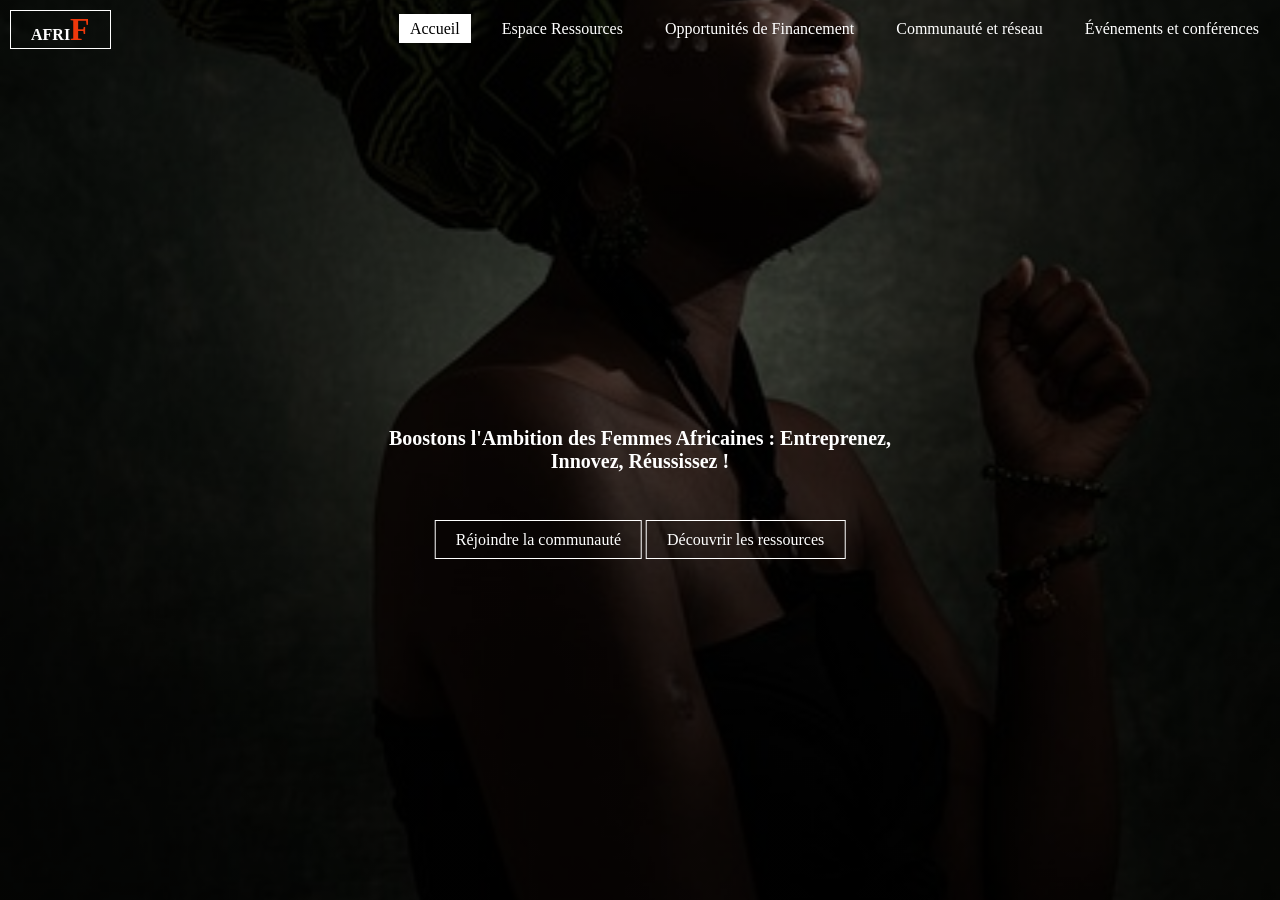
<file: index.html>
<!DOCTYPE html>
<html lang="en">
<head>
    <meta charset="UTF-8">
    <meta name="viewport" content="width=device-width, initial-scale=1.0">
    <link rel="stylesheet" href="style.css">
    <title>AfriFemme Entrepreneure – Le Hub

    </title>
</head>
<body>
    <header>
        <div class="principale">
            <div class="logo">
                <a href="#">Afri<span>F</span></a>
            </div>
        <ul>
            <li class="active">
                <a href="#">Accueil</a>
            </li>
            <li>
                <a href="er.html">Espace Ressources </a>
            </li>
            <li>
                <a href="opporf.html">Opportunités de Financement </a>
            </li>
            <li>
                <a href="reseau.html">Communauté et réseau</a>
            </li>
            
            <li>
                <a href="event.html">Événements et conférences</a>
            </li>
        </ul>
    </div>
<div class="titre">
    <h1>Boostons l'Ambition des Femmes Africaines : Entreprenez, Innovez, Réussissez !
    </h1>
</div>
<div class="bouton">
    <a href="community.html" class="btn">Réjoindre la communauté</a>
    <a href="er.html" class="btn">Découvrir les ressources</a>

</div>
    </header>
</body>
</html>
</file>
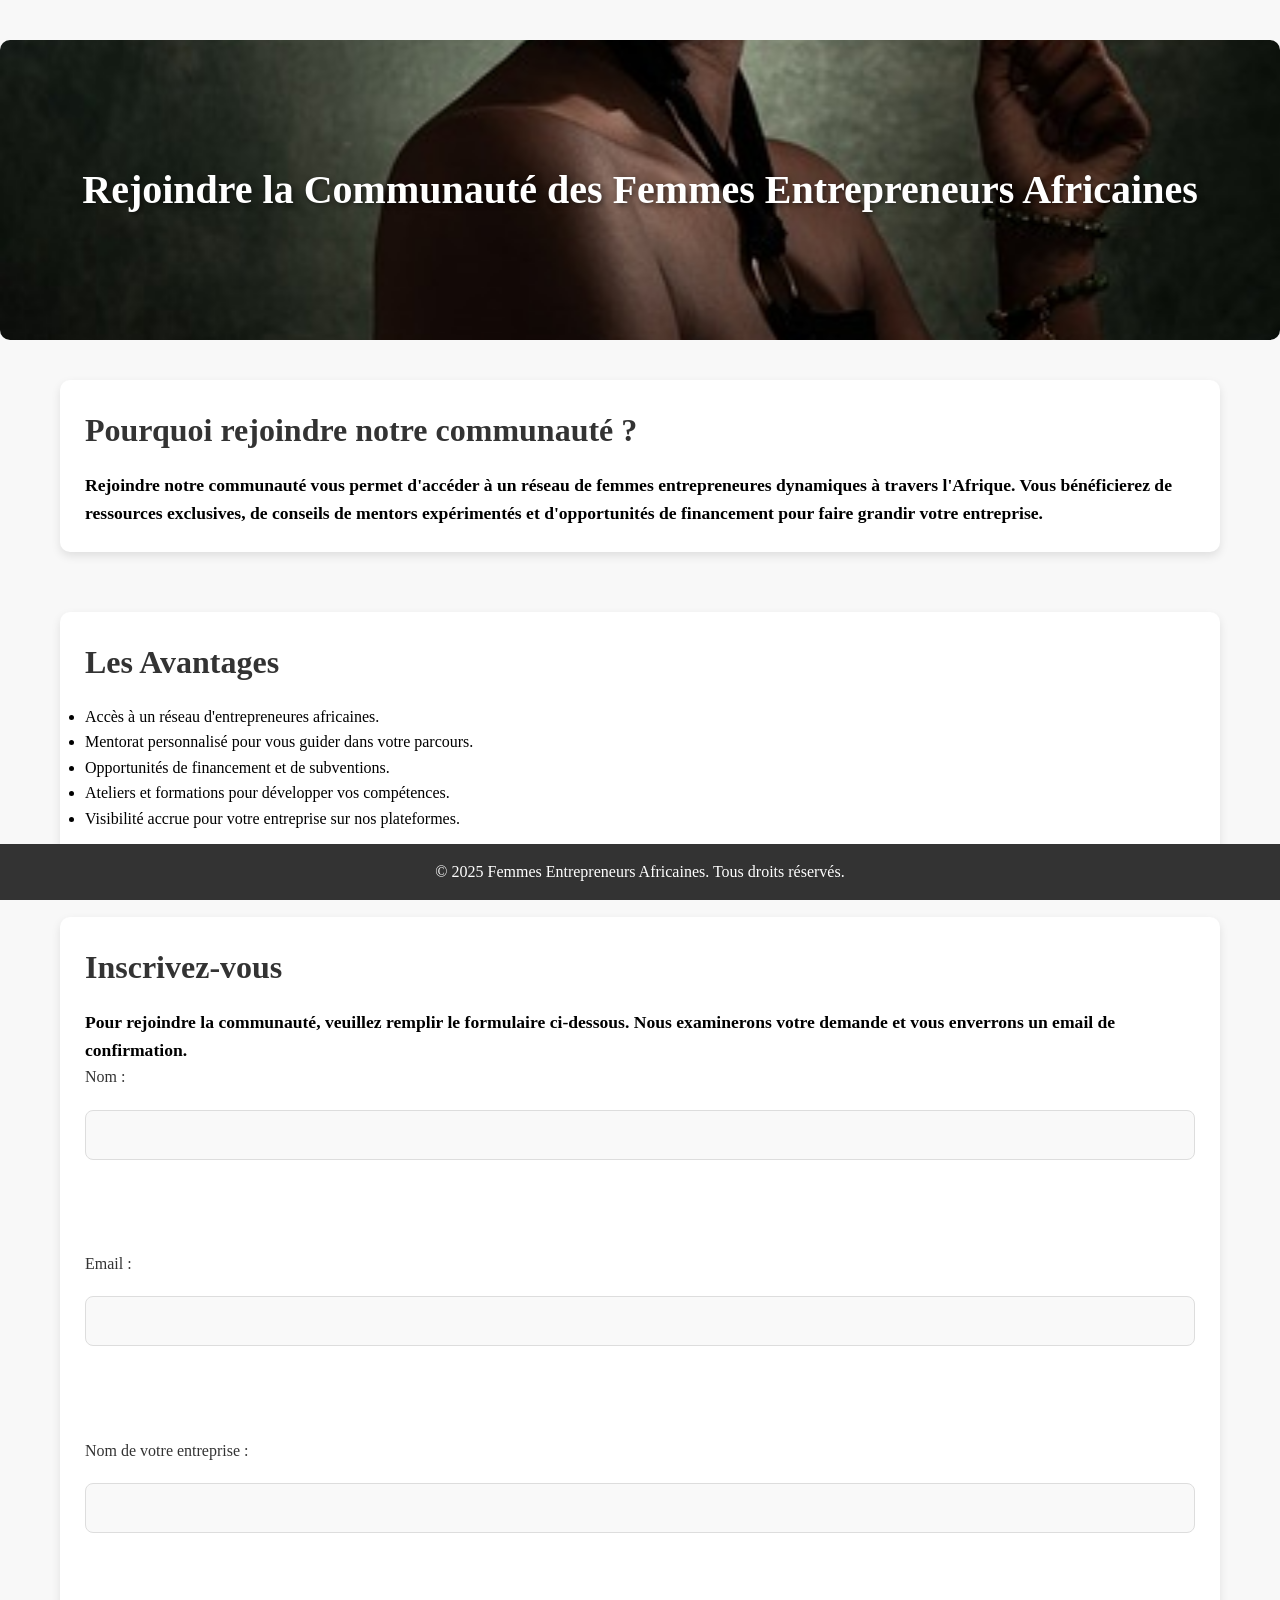
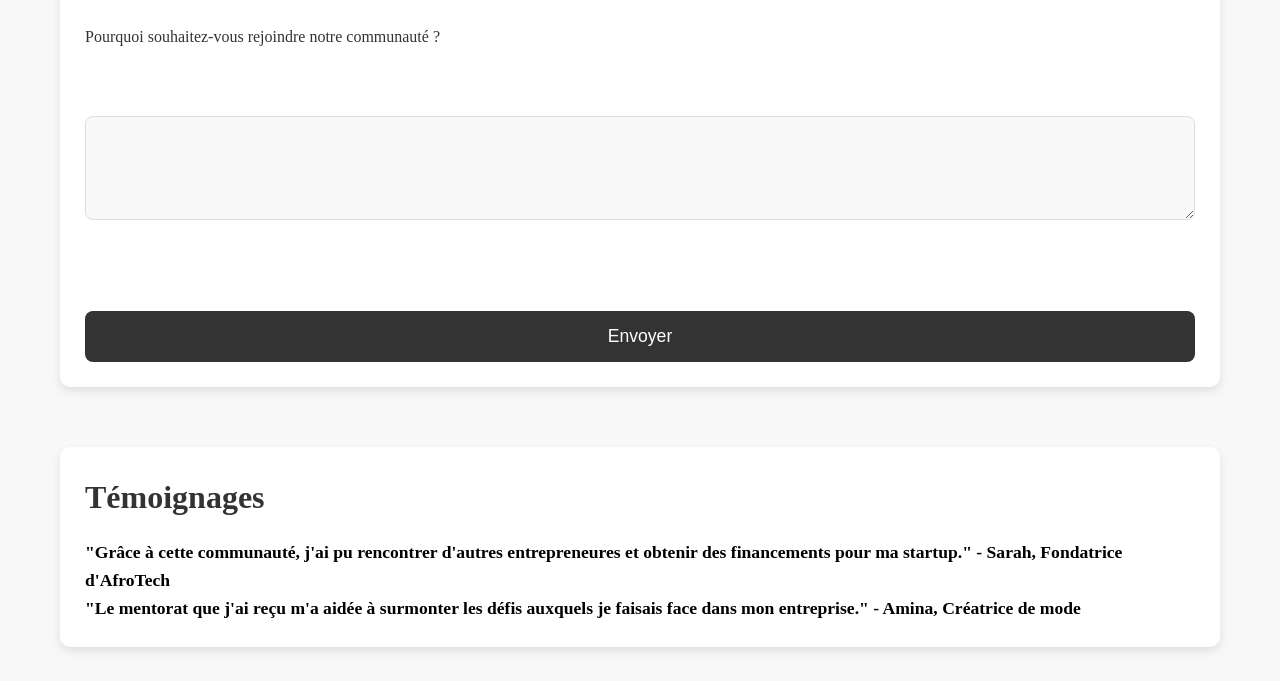
<file: community.html>
<!DOCTYPE html>
<html lang="fr">
<head>
    <meta charset="UTF-8">
    <meta name="viewport" content="width=device-width, initial-scale=1.0">
    <title>Rejoindre la Communauté</title>
    <link rel="stylesheet" href="com.css">
</head>
<body>

    <header>
        <h1>Rejoindre la Communauté des Femmes Entrepreneurs Africaines</h1>
    </header>

    <div class="container">
        <main>
            <section>
                <h2>Pourquoi rejoindre notre communauté ?</h2>
                <p>Rejoindre notre communauté vous permet d'accéder à un réseau de femmes entrepreneures dynamiques à travers l'Afrique. Vous bénéficierez de ressources exclusives, de conseils de mentors expérimentés et d'opportunités de financement pour faire grandir votre entreprise.</p>
            </section>

            <section>
                <h2>Les Avantages</h2>
                <ul>
                    <li>Accès à un réseau d'entrepreneures africaines.</li>
                    <li>Mentorat personnalisé pour vous guider dans votre parcours.</li>
                    <li>Opportunités de financement et de subventions.</li>
                    <li>Ateliers et formations pour développer vos compétences.</li>
                    <li>Visibilité accrue pour votre entreprise sur nos plateformes.</li>
                </ul>
            </section>

            <section>
                <h2>Inscrivez-vous</h2>
                <p>Pour rejoindre la communauté, veuillez remplir le formulaire ci-dessous. Nous examinerons votre demande et vous enverrons un email de confirmation.</p>

                <form action="#" method="POST">
                    <label for="name">Nom :</label>
                    <input type="text" id="name" name="name" required><br><br>

                    <label for="email">Email :</label>
                    <input type="email" id="email" name="email" required><br><br>

                    <label for="business">Nom de votre entreprise :</label>
                    <input type="text" id="business" name="business" required><br><br>

                    <label for="message">Pourquoi souhaitez-vous rejoindre notre communauté ?</label><br>
                    <textarea id="message" name="message" rows="4" required></textarea><br><br>

                    <button type="submit">Envoyer</button>
                </form>
            </section>

            <section>
                <h2>Témoignages</h2>
                <p>"Grâce à cette communauté, j'ai pu rencontrer d'autres entrepreneures et obtenir des financements pour ma startup." - <strong>Sarah, Fondatrice d'AfroTech</strong></p>
                <p>"Le mentorat que j'ai reçu m'a aidée à surmonter les défis auxquels je faisais face dans mon entreprise." - <strong>Amina, Créatrice de mode</strong></p>
            </section>
        </main>
    </div>

    <footer>
        <p>© 2025 Femmes Entrepreneurs Africaines. Tous droits réservés.</p>
    </footer>

</body>
</html>
</file>
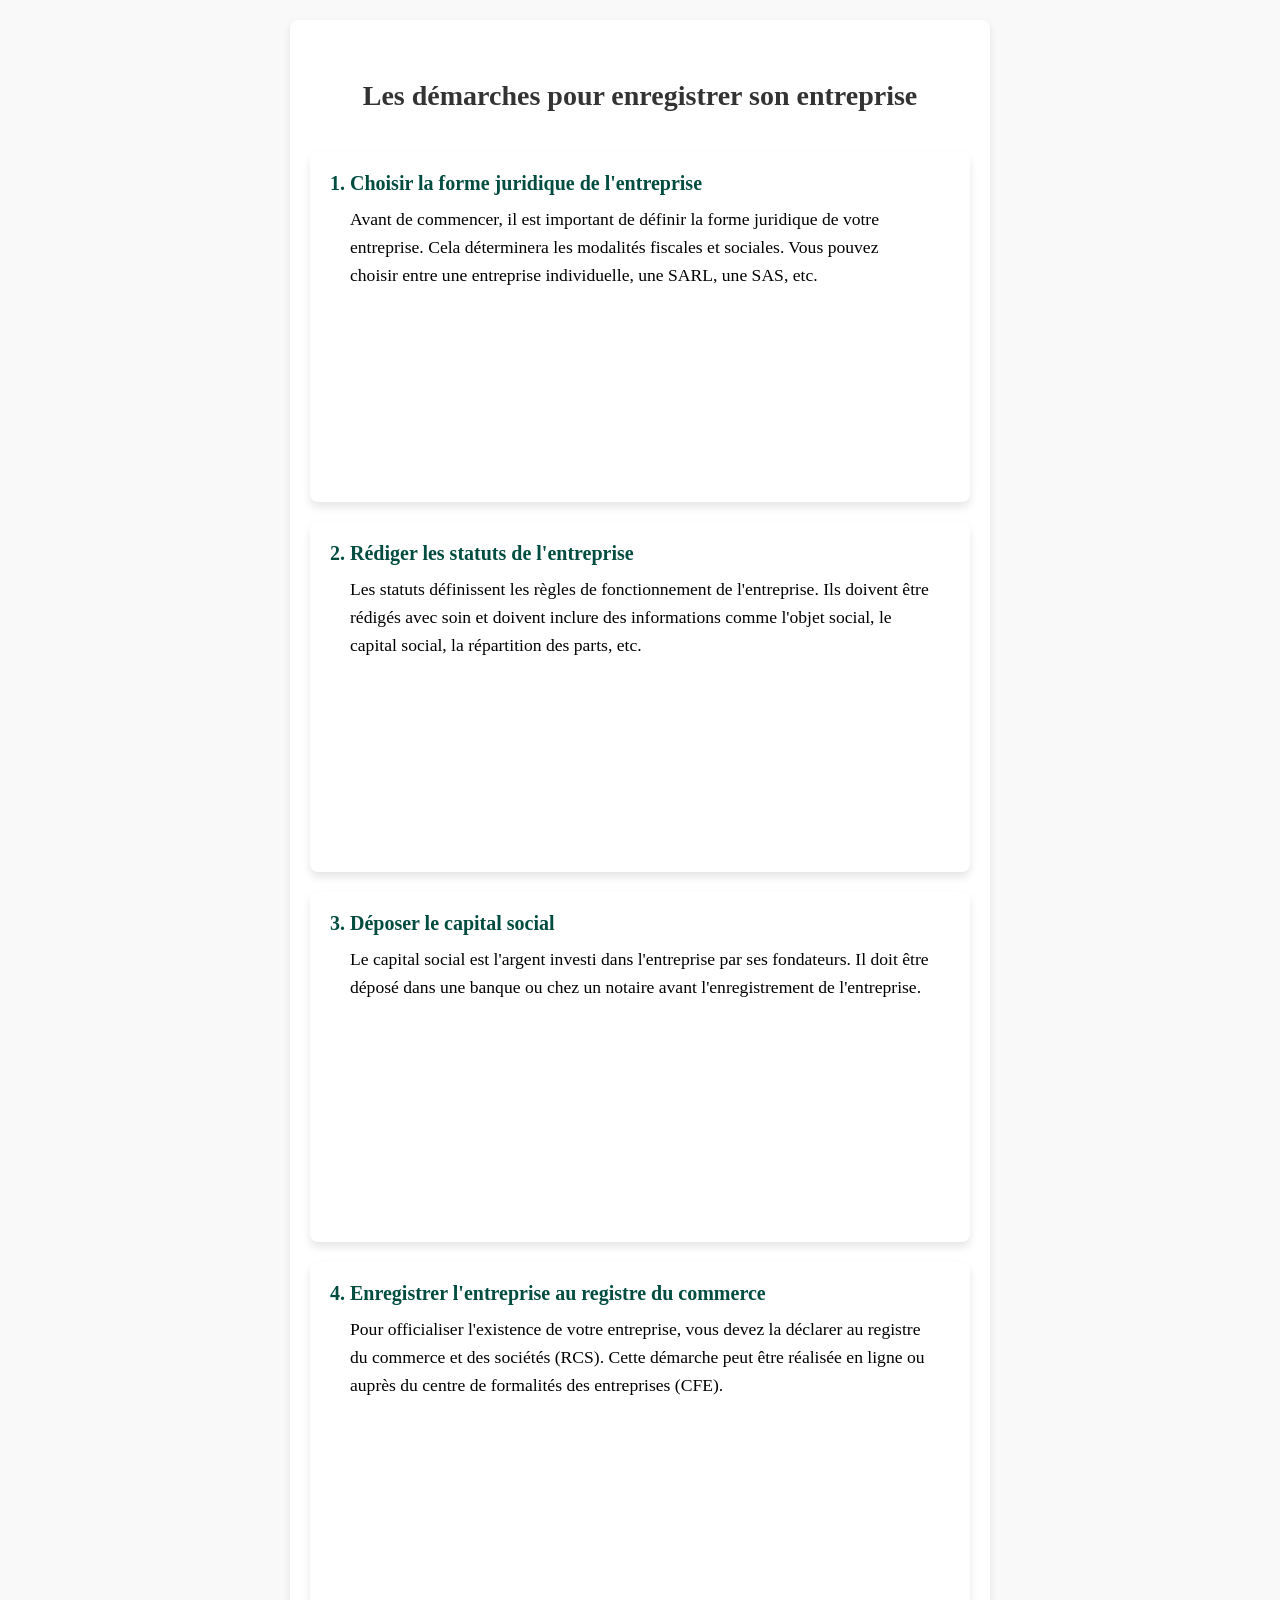
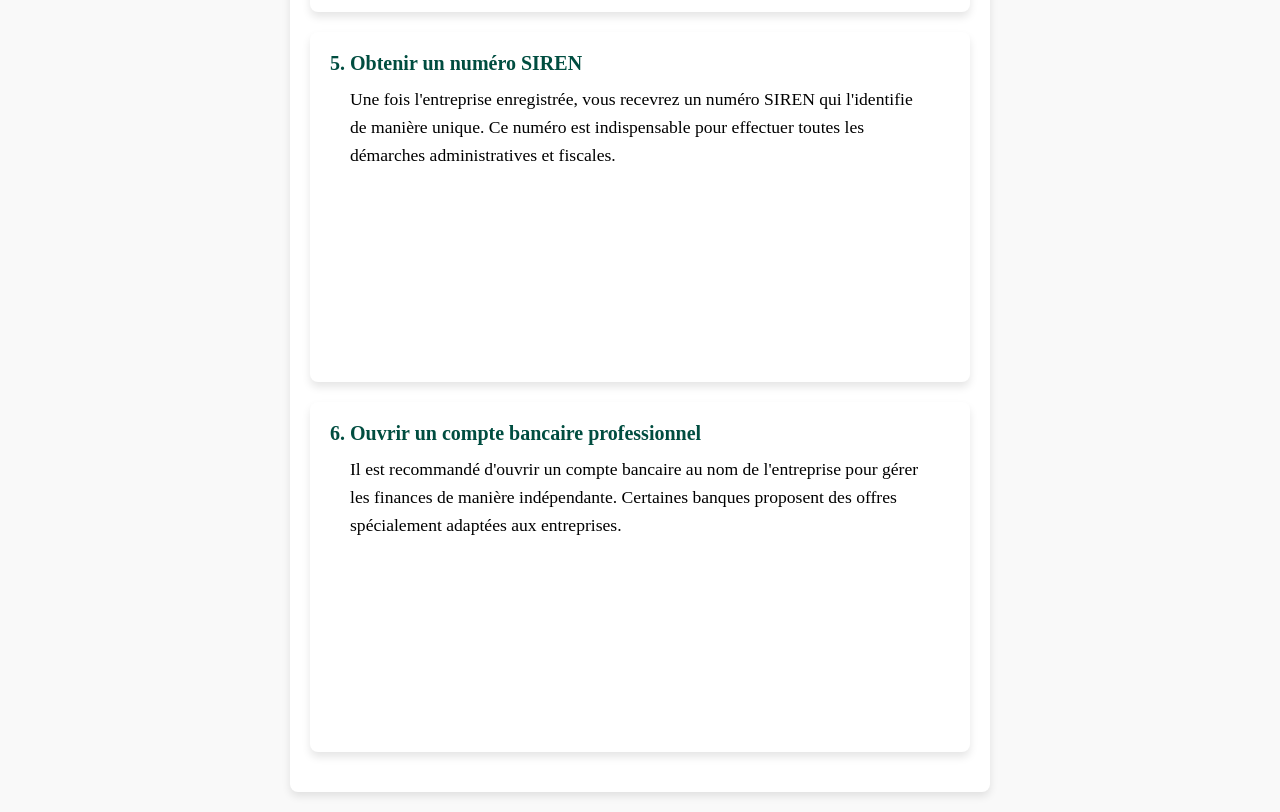
<file: enregisterent.html>
<!DOCTYPE html>
<html lang="fr">
<head>
    <meta charset="UTF-8">
    <meta name="viewport" content="width=device-width, initial-scale=1.0">
    <title>Les démarches pour enregistrer son entreprise</title>
    <link rel="stylesheet" href="style.css">
    <link rel="stylesheet" href="enregisterent.css">
</head>
<body>
    <div class="container">
        <h1>Les démarches pour enregistrer son entreprise</h1>
        
        <section>
            <h2>1. Choisir la forme juridique de l'entreprise</h2>
            <p>Avant de commencer, il est important de définir la forme juridique de votre entreprise. Cela déterminera les modalités fiscales et sociales. Vous pouvez choisir entre une entreprise individuelle, une SARL, une SAS, etc.</p>
        </section>

        <section>
            <h2>2. Rédiger les statuts de l'entreprise</h2>
            <p>Les statuts définissent les règles de fonctionnement de l'entreprise. Ils doivent être rédigés avec soin et doivent inclure des informations comme l'objet social, le capital social, la répartition des parts, etc.</p>
        </section>

        <section>
            <h2>3. Déposer le capital social</h2>
            <p>Le capital social est l'argent investi dans l'entreprise par ses fondateurs. Il doit être déposé dans une banque ou chez un notaire avant l'enregistrement de l'entreprise.</p>
        </section>

        <section>
            <h2>4. Enregistrer l'entreprise au registre du commerce</h2>
            <p>Pour officialiser l'existence de votre entreprise, vous devez la déclarer au registre du commerce et des sociétés (RCS). Cette démarche peut être réalisée en ligne ou auprès du centre de formalités des entreprises (CFE).</p>
        </section>

        <section>
            <h2>5. Obtenir un numéro SIREN</h2>
            <p>Une fois l'entreprise enregistrée, vous recevrez un numéro SIREN qui l'identifie de manière unique. Ce numéro est indispensable pour effectuer toutes les démarches administratives et fiscales.</p>
        </section>

        <section>
            <h2>6. Ouvrir un compte bancaire professionnel</h2>
            <p>Il est recommandé d'ouvrir un compte bancaire au nom de l'entreprise pour gérer les finances de manière indépendante. Certaines banques proposent des offres spécialement adaptées aux entreprises.</p>
        </section>
    </div>
</body>
</html>
</file>
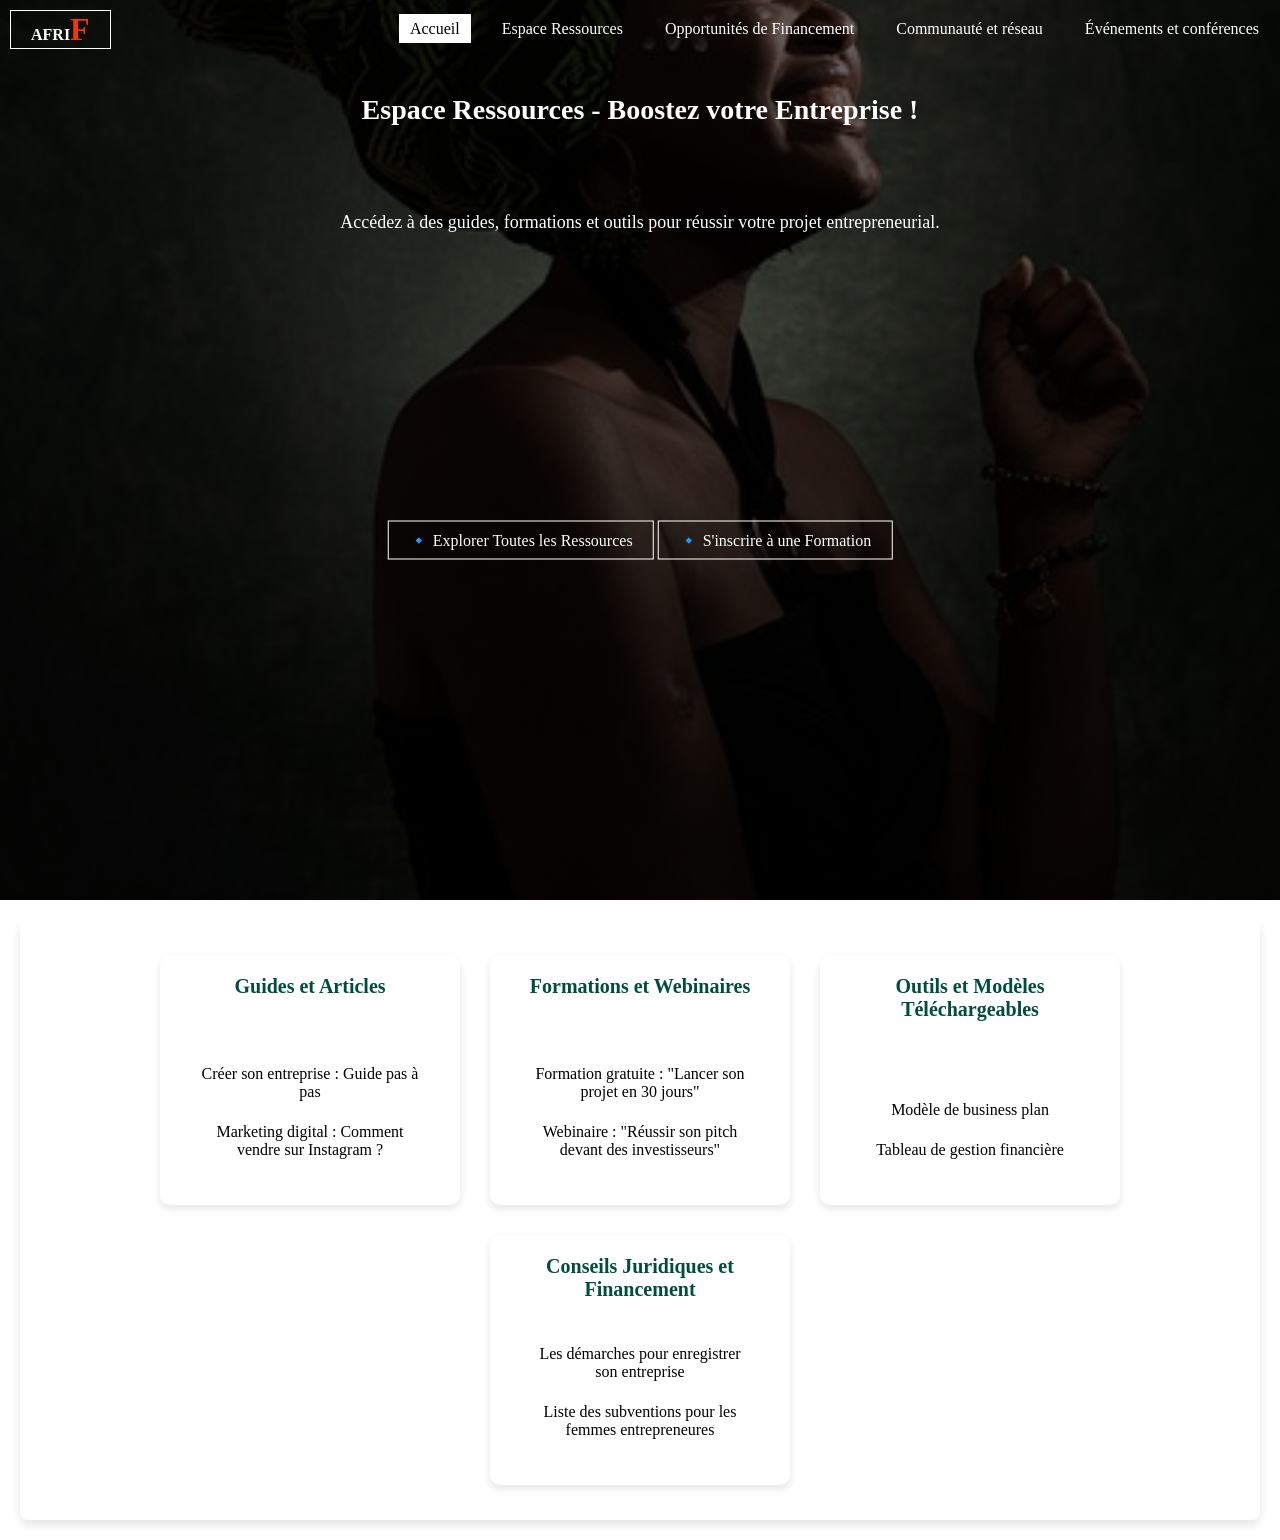
<file: er.html>
<!DOCTYPE html>
<html lang="en">
<head>
    <meta charset="UTF-8">
    <meta name="viewport" content="width=device-width, initial-scale=1.0">
    <title>Espace ressources </title>
    <link rel="stylesheet" href="style.css">

</head>
<body>
    <body>
        <header>
            <div class="principale">
                <div class="logo">
                    <a href="#">Afri<span>F</span></a>
                </div>
            <ul>
                <li class="active">
                    <a href="index.html">Accueil</a>
                </li>
                <li>
                    <a href="#">Espace Ressources </a>
                </li>
                <li>
                    <a href="opporf.html">Opportunités de Financement </a>
                </li>
                <li>
                    <a href="reseau.html">Communauté et réseau</a>
                </li>
                
                <li>
                    <a href="event.html">Événements et conférences</a>
                </li>
            </ul>
        </div>
        <br><br><br>
            <h1> Espace Ressources - Boostez votre Entreprise !</h1>
            <br><br>
            <p id="moi"> Accédez à des guides, formations et outils pour réussir votre projet entrepreneurial.</p>
        </header>
        <section class="resources">
            <div class="resource">
                <h2> Guides et Articles</h2>
                <ul>
                    <li><a href="guide.html">Créer son entreprise : Guide pas à pas</a></li>
                    
                    <li><a href="instagram.html">Marketing digital : Comment vendre sur Instagram ?</a><li>
                    
                </ul>
            </div>
    
            <div class="resource">
                <h2> Formations et Webinaires</h2>
                <ul>
                    <li><a href="#">Formation gratuite : "Lancer son projet en 30 jours"</a></li>
                    <li><a href="#">Webinaire : "Réussir son pitch devant des investisseurs"</a></li>
                </ul>
            </div>
    
            <div class="resource">
                <h2> Outils et Modèles Téléchargeables</h2>
                <ul>
                    <li><a href="#">Modèle de business plan</a></li>
                    <li><a href="#">Tableau de gestion financière</a></li>
                    
                </ul>
            </div>
    
            <div class="resource">
                <h2> Conseils Juridiques et Financement</h2>
                <ul>
                    <li><a href="enregisterent.html">Les démarches pour enregistrer son entreprise</a></li>
                    <li><a href="subvention.html">Liste des subventions pour les femmes entrepreneures</a></li>
                </ul>
            </div>
        </section>
    
        <div class="buttons">
            <a href="#" class="btns">🔹 Explorer Toutes les Ressources</a>
            <a href="formation.html" class="btns">🔹 S'inscrire à une Formation</a>
        </div>
    </body>
    </html>
    
</body>
</html>
</file>
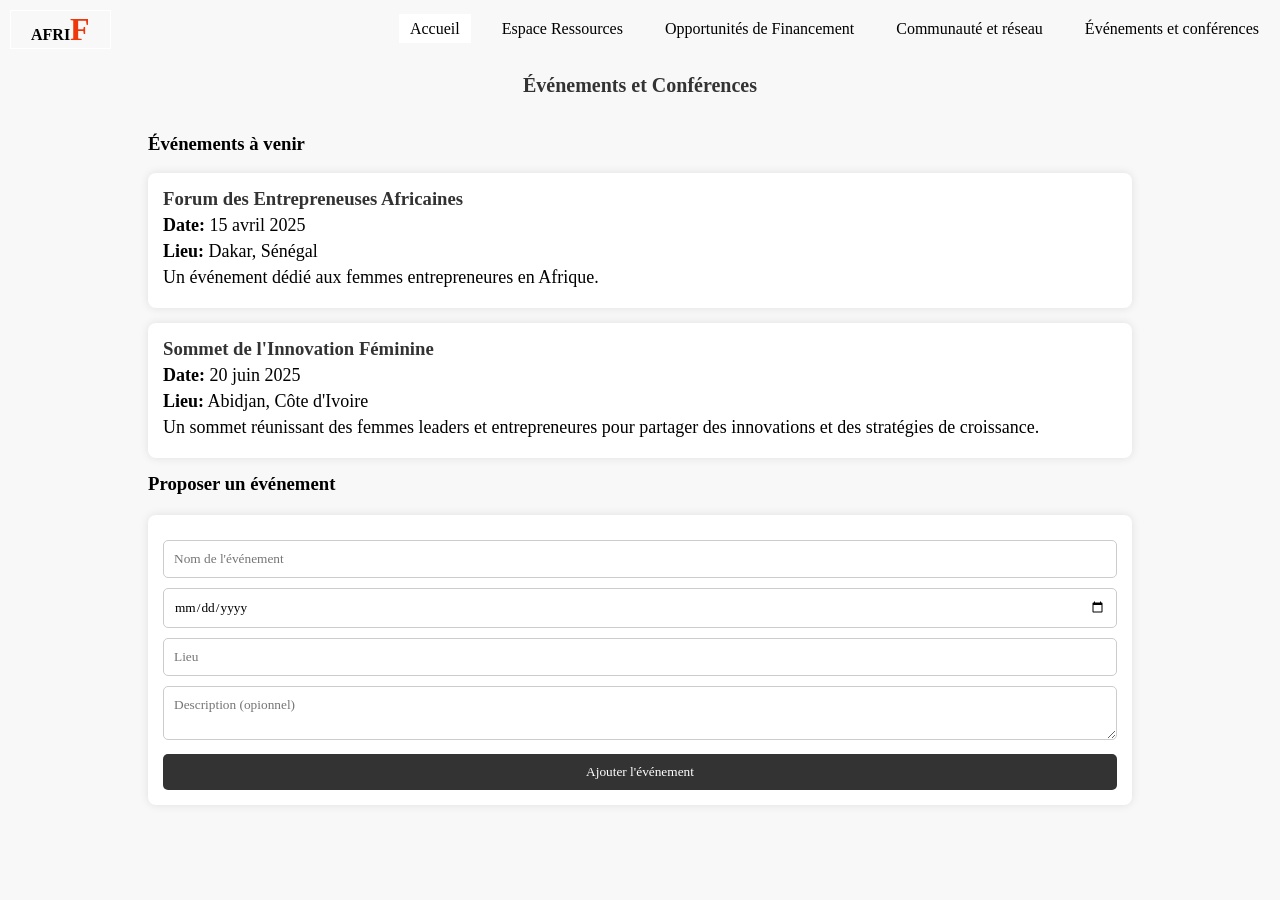
<file: event.html>
<!DOCTYPE html>
<html lang="fr">
<head>
    <meta charset="UTF-8">
    <meta name="viewport" content="width=device-width, initial-scale=1.0">
    <title>Événements et Conférences</title>
    
    <link rel="stylesheet" href="style.css">
    <link rel="stylesheet" href="event.css">
</head>
<body>
    
    <div class="principale">
        <div class="logo">
            <a href="#">Afri<span>F</span></a>
        </div>
    <ul>
        <li class="active">
            <a href="index.html">Accueil</a>
        </li>
        <li>
            <a href="er.html">Espace Ressources </a>
        </li>
        <li>
            <a href="opporf.html">Opportunités de Financement </a>
        </li>
        <li>
            <a href="reseau.html">Communauté et réseau</a>
        </li>
        
        <li>
            <a href="event.html">Événements et conférences</a>
        </li>
    </ul>
</div>
<br><br><br>

    <div class="container">
        <h2>Événements et Conférences</h2>
<br><br>
        <h3>Événements à venir</h3>
        <br>
        <div id="events-list">
            <div class="event">
                <h3>Forum des Entrepreneuses Africaines</h3>
                <p><strong>Date:</strong> 15 avril 2025</p>
                <p><strong>Lieu:</strong> Dakar, Sénégal</p>
                <p>Un événement dédié aux femmes entrepreneures en Afrique.</p>
            </div>
            <div class="event">
                <h3>Sommet de l'Innovation Féminine</h3>
                <p><strong>Date:</strong> 20 juin 2025</p>
                <p><strong>Lieu:</strong> Abidjan, Côte d'Ivoire</p>
                <p>Un sommet réunissant des femmes leaders et entrepreneures pour partager des innovations et des stratégies de croissance.</p>
            </div>
        </div>

        <h3>Proposer un événement</h3>
        <div class="form-container">
            <input type="text" id="event-name" placeholder="Nom de l'événement" required>
            <input type="date" id="event-date" required>
            <input type="text" id="event-location" placeholder="Lieu" required>
            <textarea id="event-description" placeholder="Description (opionnel)"></textarea>
            <button onclick="addEvent()">Ajouter l'événement</button>
        </div>
    </div>
    
    <script>
        function addEvent() {
            let name = document.getElementById("event-name").value;
            let date = document.getElementById("event-date").value;
            let location = document.getElementById("event-location").value;
            let description = document.getElementById("event-description").value;

            if (name && date && location) {
                let eventList = document.getElementById("events-list");
                let eventDiv = document.createElement("div");
                eventDiv.classList.add("event");
                eventDiv.innerHTML = `<h3>${name}</h3><p><strong>Date:</strong> ${date}</p><p><strong>Lieu:</strong> ${location}</p><p>${description}</p>`;
                eventList.appendChild(eventDiv);

                document.getElementById("event-name").value = "";
                document.getElementById("event-date").value = "";
                document.getElementById("event-location").value = "";
                document.getElementById("event-description").value = "";
            } else {
                alert("Veuillez remplir tous les champs requis.");
            }
        }
    </script>
</body>
</html>
</file>
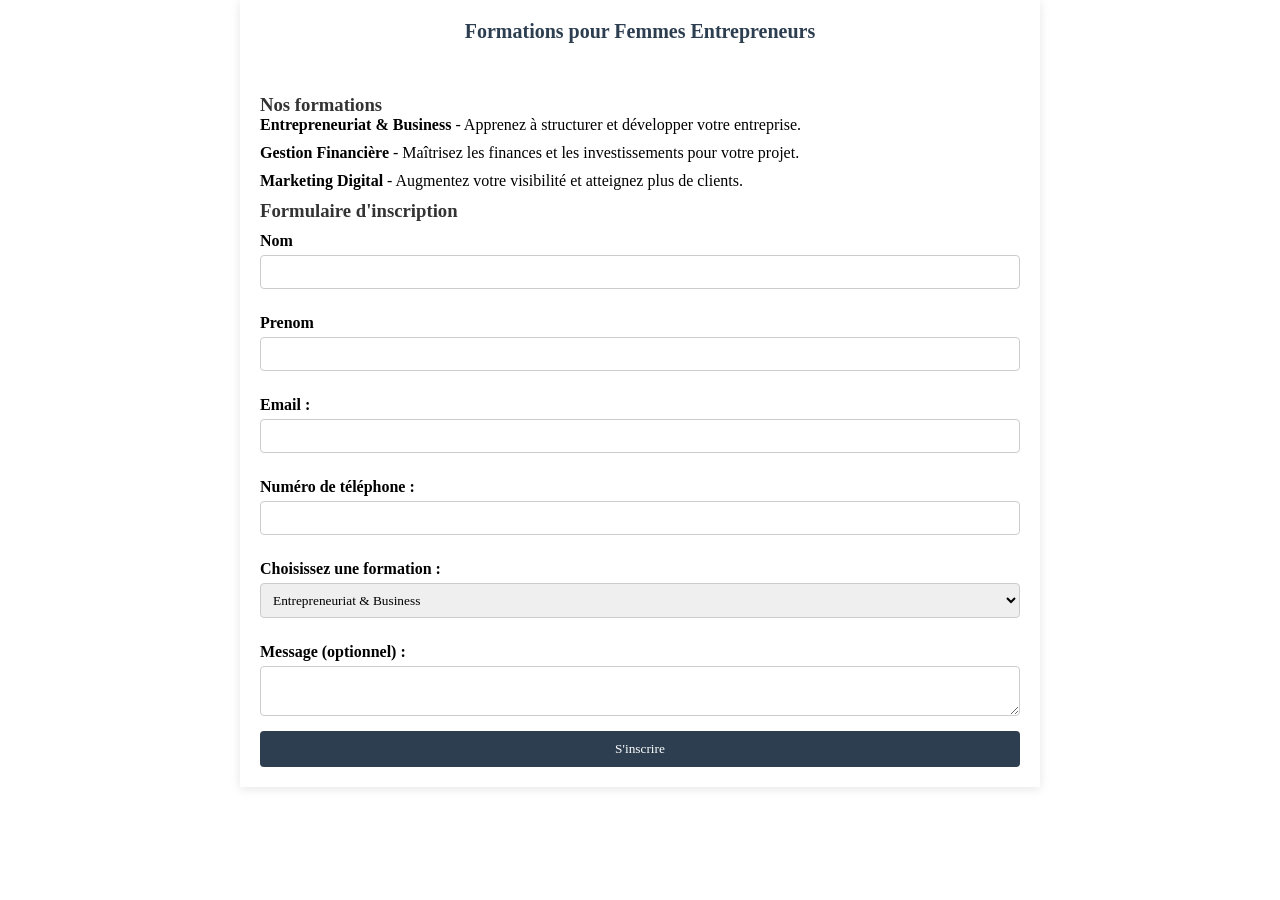
<file: formation.html>
<!DOCTYPE html>
<html lang="fr">
<head>
    <meta charset="UTF-8">
    <meta name="viewport" content="width=device-width, initial-scale=1.0">
    <title>Inscription à une Formation</title>
    <link rel="stylesheet" href="formation.css">
<link rel="stylesheet" href="style.css">
</head>
<body>
    
    <div class="container">
        <h2>Formations pour Femmes Entrepreneurs</h2>
        <p>Développez vos compétences en entrepreneuriat, finance et digitalisation.</p>
        
        <h3>Nos formations</h3>
        <ul>
            <li><strong>Entrepreneuriat & Business</strong> - Apprenez à structurer et développer votre entreprise.</li>
            <li><strong>Gestion Financière</strong> - Maîtrisez les finances et les investissements pour votre projet.</li>
            <li><strong>Marketing Digital</strong> - Augmentez votre visibilité et atteignez plus de clients.</li>
        </ul>
        
        <h3>Formulaire d'inscription</h3>
        <form id="registration-form">
            <label for="name">Nom</label>
            <input type="text" id="name" required>
            <label for="prenom">Prenom</label>
            <input type="text" id="pren" required>
            <label for="email">Email :</label>
            <input type="email" id="email" required>

            <label for="phone">Numéro de téléphone :</label>
            <input type="tel" id="phone" required>

            <label for="course">Choisissez une formation :</label>
            <select id="course" required>
                <option value="business">Entrepreneuriat & Business</option>
                <option value="finance">Gestion Financière</option>
                <option value="marketing">Marketing Digital</option>
            </select>

            <label for="message">Message (optionnel) :</label>
            <textarea id="message"></textarea>

            <button type="submit">S'inscrire</button>
        </form>

        <p id="confirmation-message" style="display: none; color: green; font-weight: bold;">Merci pour votre inscription ! Nous vous contacterons bientôt.</p>
    </div>

    <script>
        document.getElementById("registration-form").addEventListener("submit", function(event) {
            event.preventDefault();
            document.getElementById("confirmation-message").style.display = "block";
            document.getElementById("registration-form").reset();
        });
    </script>
    
</body>
</html>
</file>
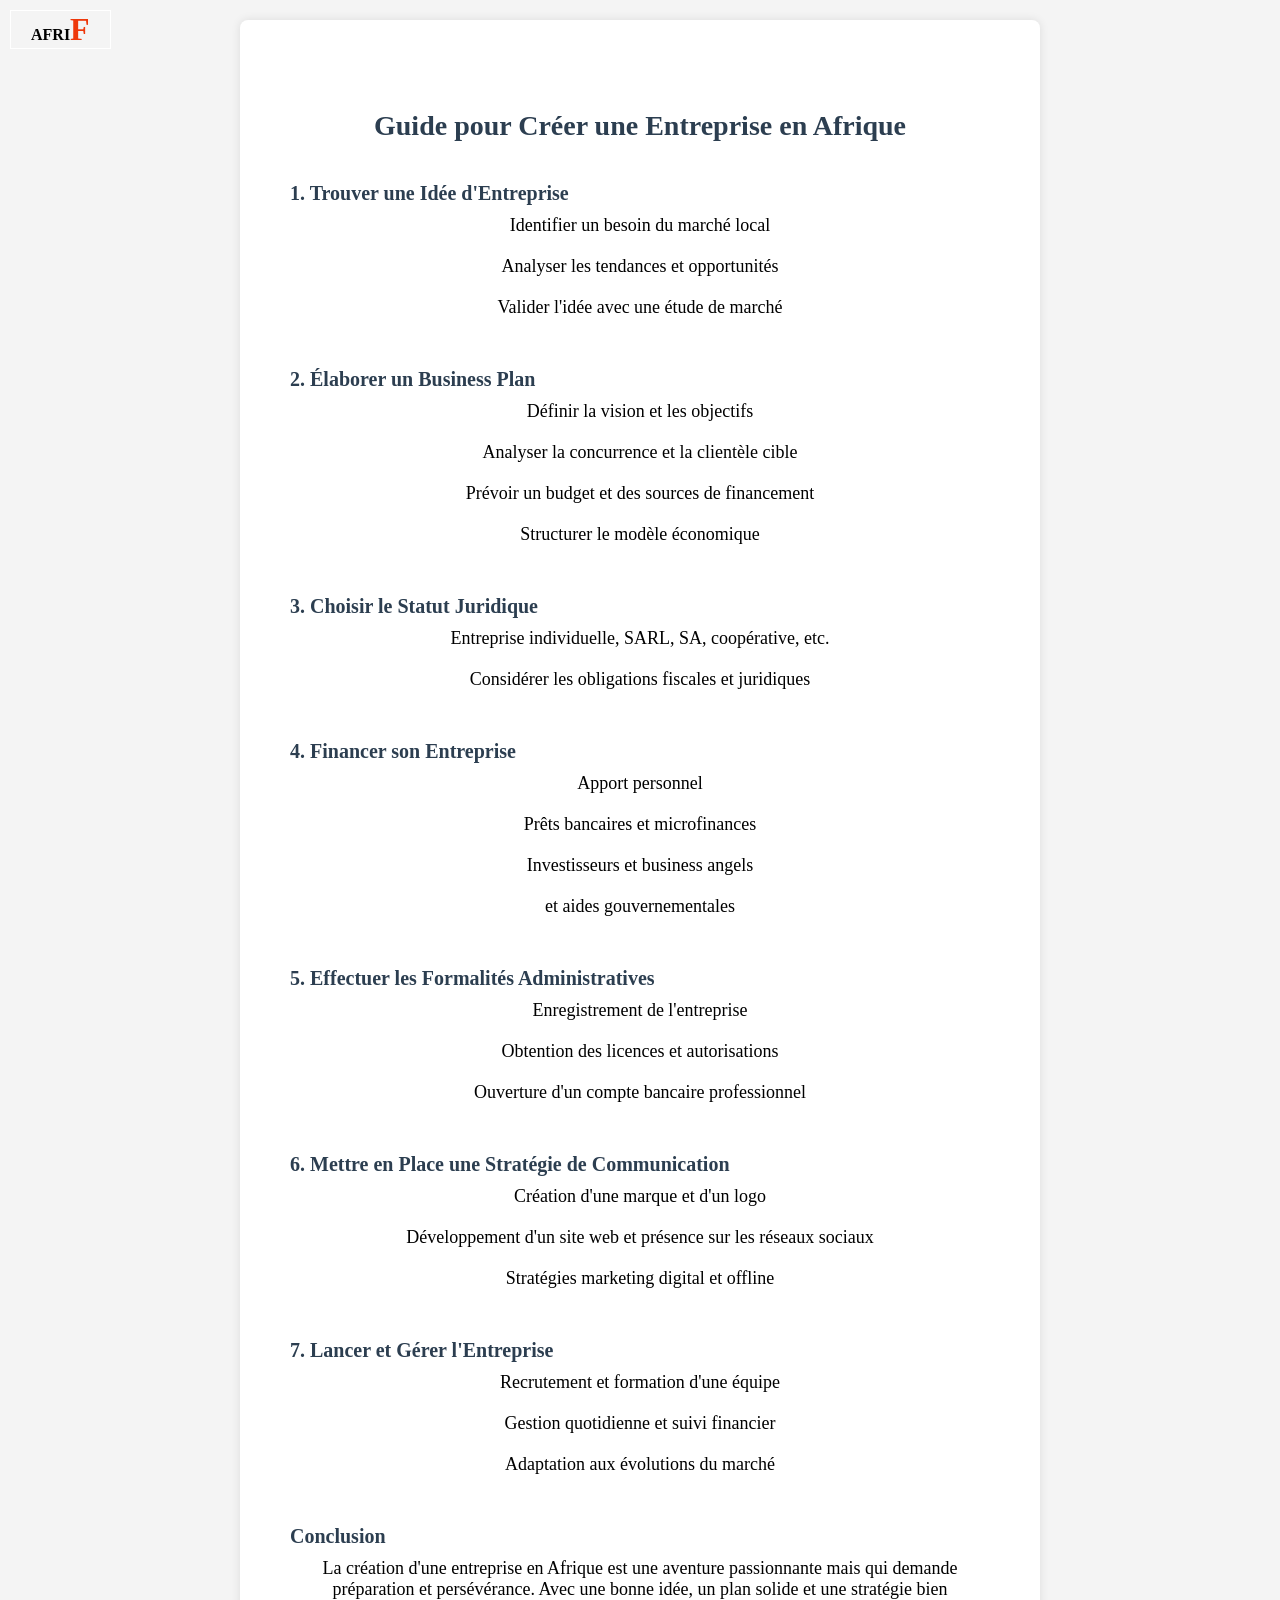
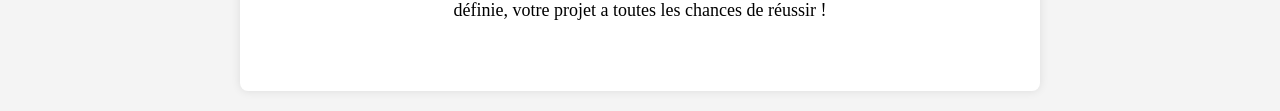
<file: guide.html>
<!DOCTYPE html>
<html lang="en">
<head>
    <meta charset="UTF-8">
    <meta name="viewport" content="width=device-width, initial-scale=1.0">
    <title>GUIDE DE CREATION D'ENTREPRISE EN AFRIQUE </title>
    <link rel="stylesheet" href="style.css">
    <link rel="stylesheet" href="guid.css">
</head>
<body>

    <div class="principale">
        <div class="logo">
            <a href="#">Afri<span>F</span></a>
        </div>
    
</div>


    <div class="container">
        <h1>Guide pour Créer une Entreprise en Afrique</h1>
        
        <div class="section">
            <h2>1. Trouver une Idée d'Entreprise</h2>
            
                <p>Identifier un besoin du marché local</p>
                <p>Analyser les tendances et opportunités</p>
                <p>Valider l'idée avec une étude de marché</p>
            
        </div>

        <div class="section">
            <h2>2. Élaborer un Business Plan</h2>
            
                <p>Définir la vision et les objectifs</p>
                <p>Analyser la concurrence et la clientèle cible</p>
                <p>Prévoir un budget et des sources de financement</p>
                <p>Structurer le modèle économique</p>
        
        </div>
        
        <div class="section">
            <h2>3. Choisir le Statut Juridique</h2>
            
                <p>Entreprise individuelle, SARL, SA, coopérative, etc.</p>
                <p>Considérer les obligations fiscales et juridiques</p>
            
        </div>
        <div class="section">
            <h2>4. Financer son Entreprise</h2>
            
                <p>Apport personnel</li>
                <p>Prêts bancaires et microfinances</p>
                <p>Investisseurs et business angels</p>
                
                <p>et aides gouvernementales</p>
            
        </div>
        
        <div class="section">
            <h2>5. Effectuer les Formalités Administratives</h2>
            
                <p>Enregistrement de l'entreprise</p>
                <p>Obtention des licences et autorisations</p>
                <p>Ouverture d'un compte bancaire professionnel</p>
            
        </div>
        
        <div class="section">
            <h2>6. Mettre en Place une Stratégie de Communication</h2>
            
                <p>Création d'une marque et d'un logo</p>
                
                <p>Développement d'un site web et présence sur les réseaux sociaux</p>
            
                <p>Stratégies marketing digital et offline</p>
                
            
        </div>
        <div class="section">
            <h2>7. Lancer et Gérer l'Entreprise</h2>
    
                <p>Recrutement et formation d'une équipe</p>
                <p>Gestion quotidienne et suivi financier</p>
                <p>Adaptation aux évolutions du marché</p>
            
        </div>
        
        <h2>Conclusion</h2>
        <p>La création d'une entreprise en Afrique est une aventure passionnante mais qui demande préparation et persévérance. Avec une bonne idée, un plan solide et une stratégie bien définie, votre projet a toutes les chances de réussir !</p>
    </div>
</body>
</html>

</body>
</html>
</file>
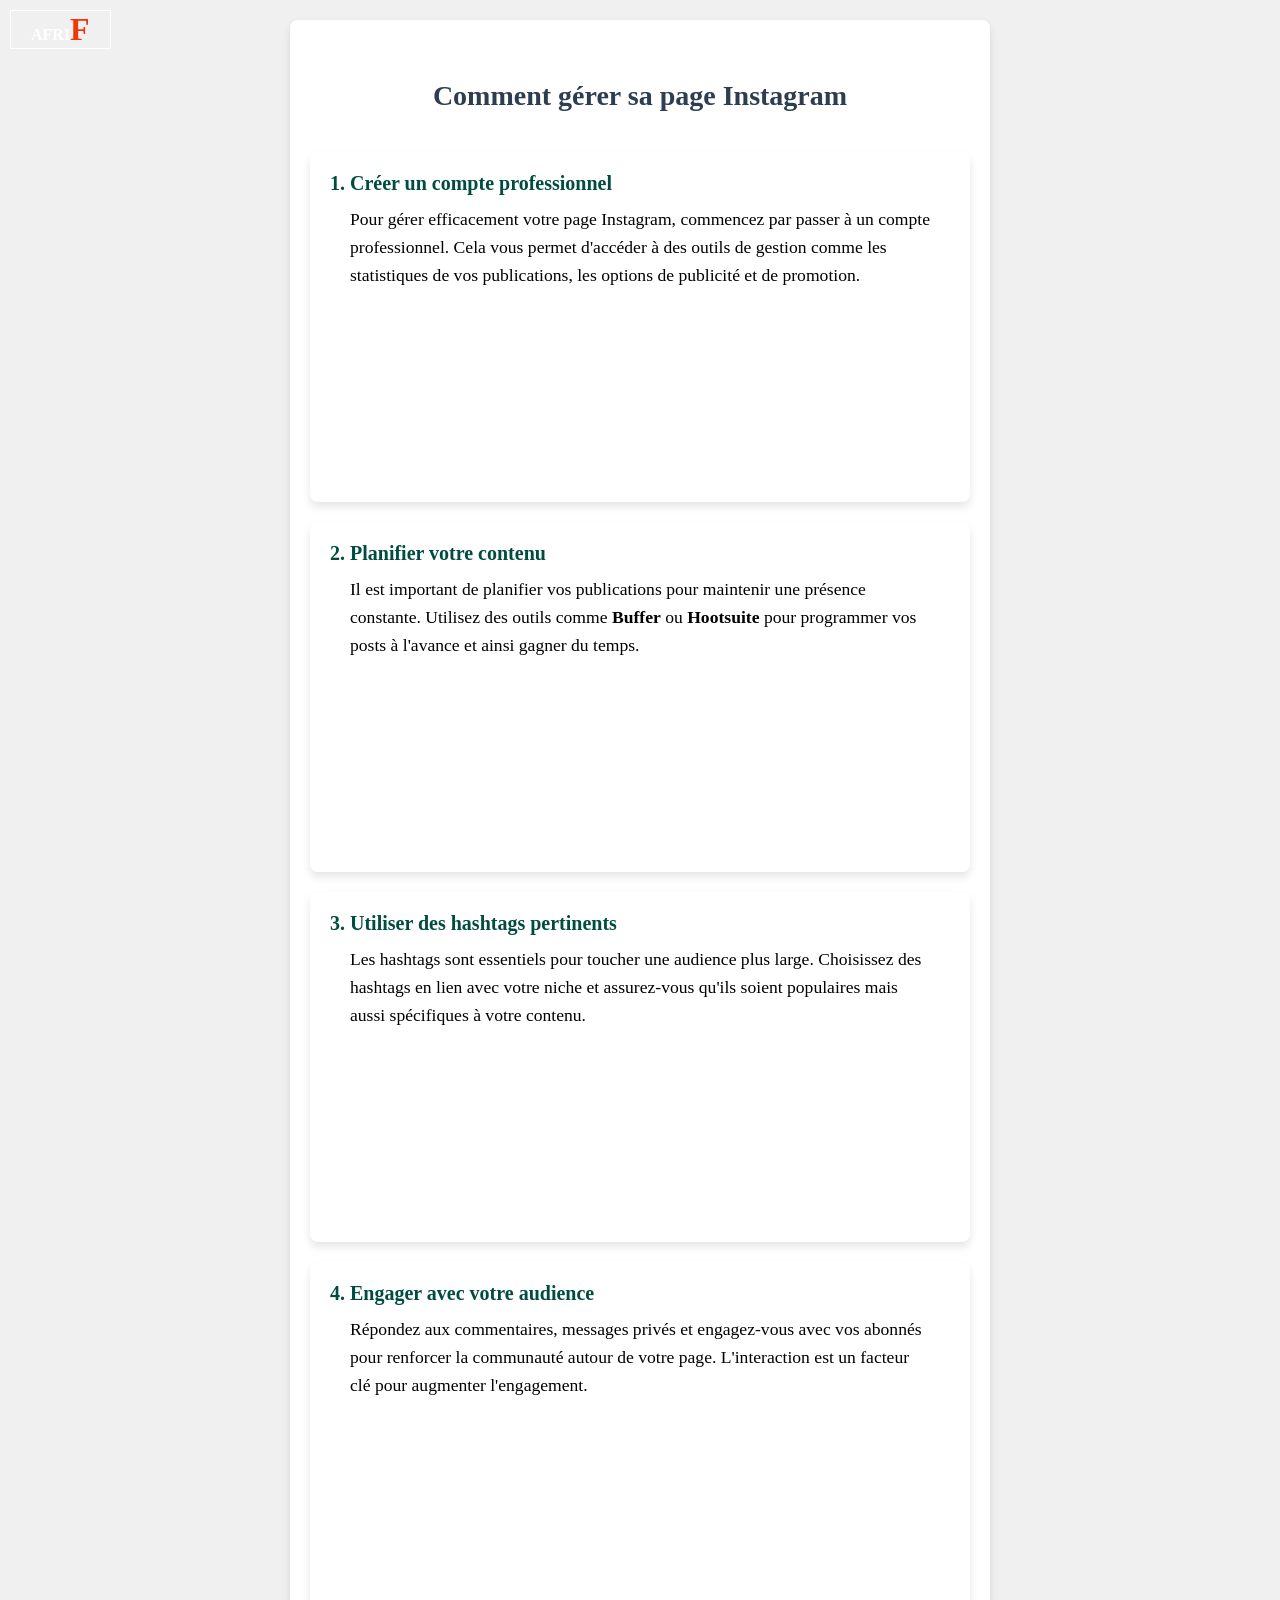
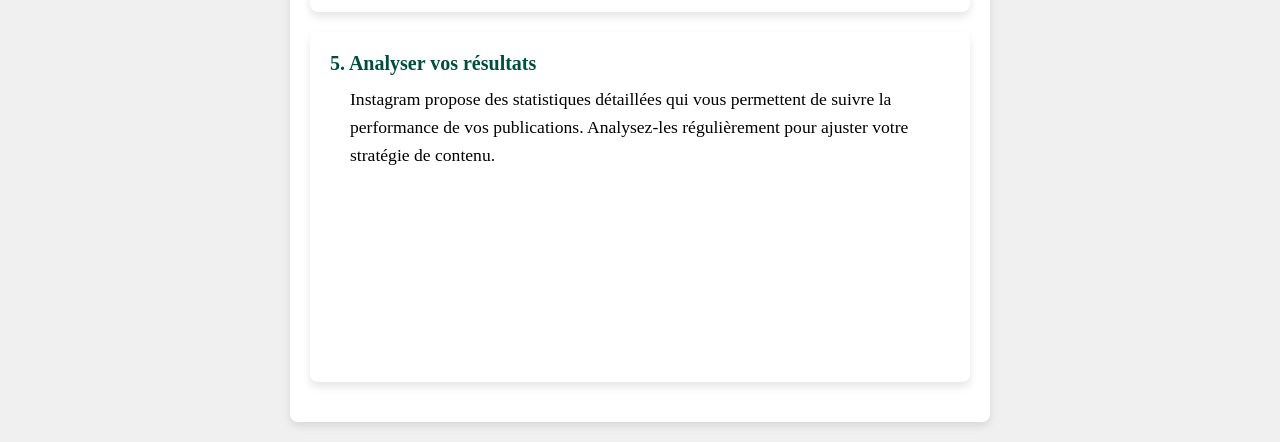
<file: instagram.html>
<!DOCTYPE html>
<html lang="fr">
<head>
    <meta charset="UTF-8">
    <meta name="viewport" content="width=device-width, initial-scale=1.0">
    <title>Comment gérer sa page Instagram</title>
    <link rel="stylesheet" href="insta.css">
    <link rel="stylesheet" href="style.css">
</head>
<body>
    <div class="principale">
        <div class="logo">
            <a href="#">Afri<span>F</span></a>
        </div>
    
</div>

    <div class="container">
        <h1>Comment gérer sa page Instagram</h1>
        
        <section>
            <h2>1. Créer un compte professionnel</h2>
            <p>Pour gérer efficacement votre page Instagram, commencez par passer à un compte professionnel. Cela vous permet d'accéder à des outils de gestion comme les statistiques de vos publications, les options de publicité et de promotion.</p>
        </section>

        <section>
            <h2>2. Planifier votre contenu</h2>
            <p>Il est important de planifier vos publications pour maintenir une présence constante. Utilisez des outils comme <strong>Buffer</strong> ou <strong>Hootsuite</strong> pour programmer vos posts à l'avance et ainsi gagner du temps.</p>
        </section>

        <section>
            <h2>3. Utiliser des hashtags pertinents</h2>
            <p>Les hashtags sont essentiels pour toucher une audience plus large. Choisissez des hashtags en lien avec votre niche et assurez-vous qu'ils soient populaires mais aussi spécifiques à votre contenu.</p>
        </section>

        <section>
            <h2>4. Engager avec votre audience</h2>
            <p>Répondez aux commentaires, messages privés et engagez-vous avec vos abonnés pour renforcer la communauté autour de votre page. L'interaction est un facteur clé pour augmenter l'engagement.</p>
        </section>

        <section>
            <h2>5. Analyser vos résultats</h2>
            <p>Instagram propose des statistiques détaillées qui vous permettent de suivre la performance de vos publications. Analysez-les régulièrement pour ajuster votre stratégie de contenu.</p>
        </section>
    </div>
</body>
</html>
</file>
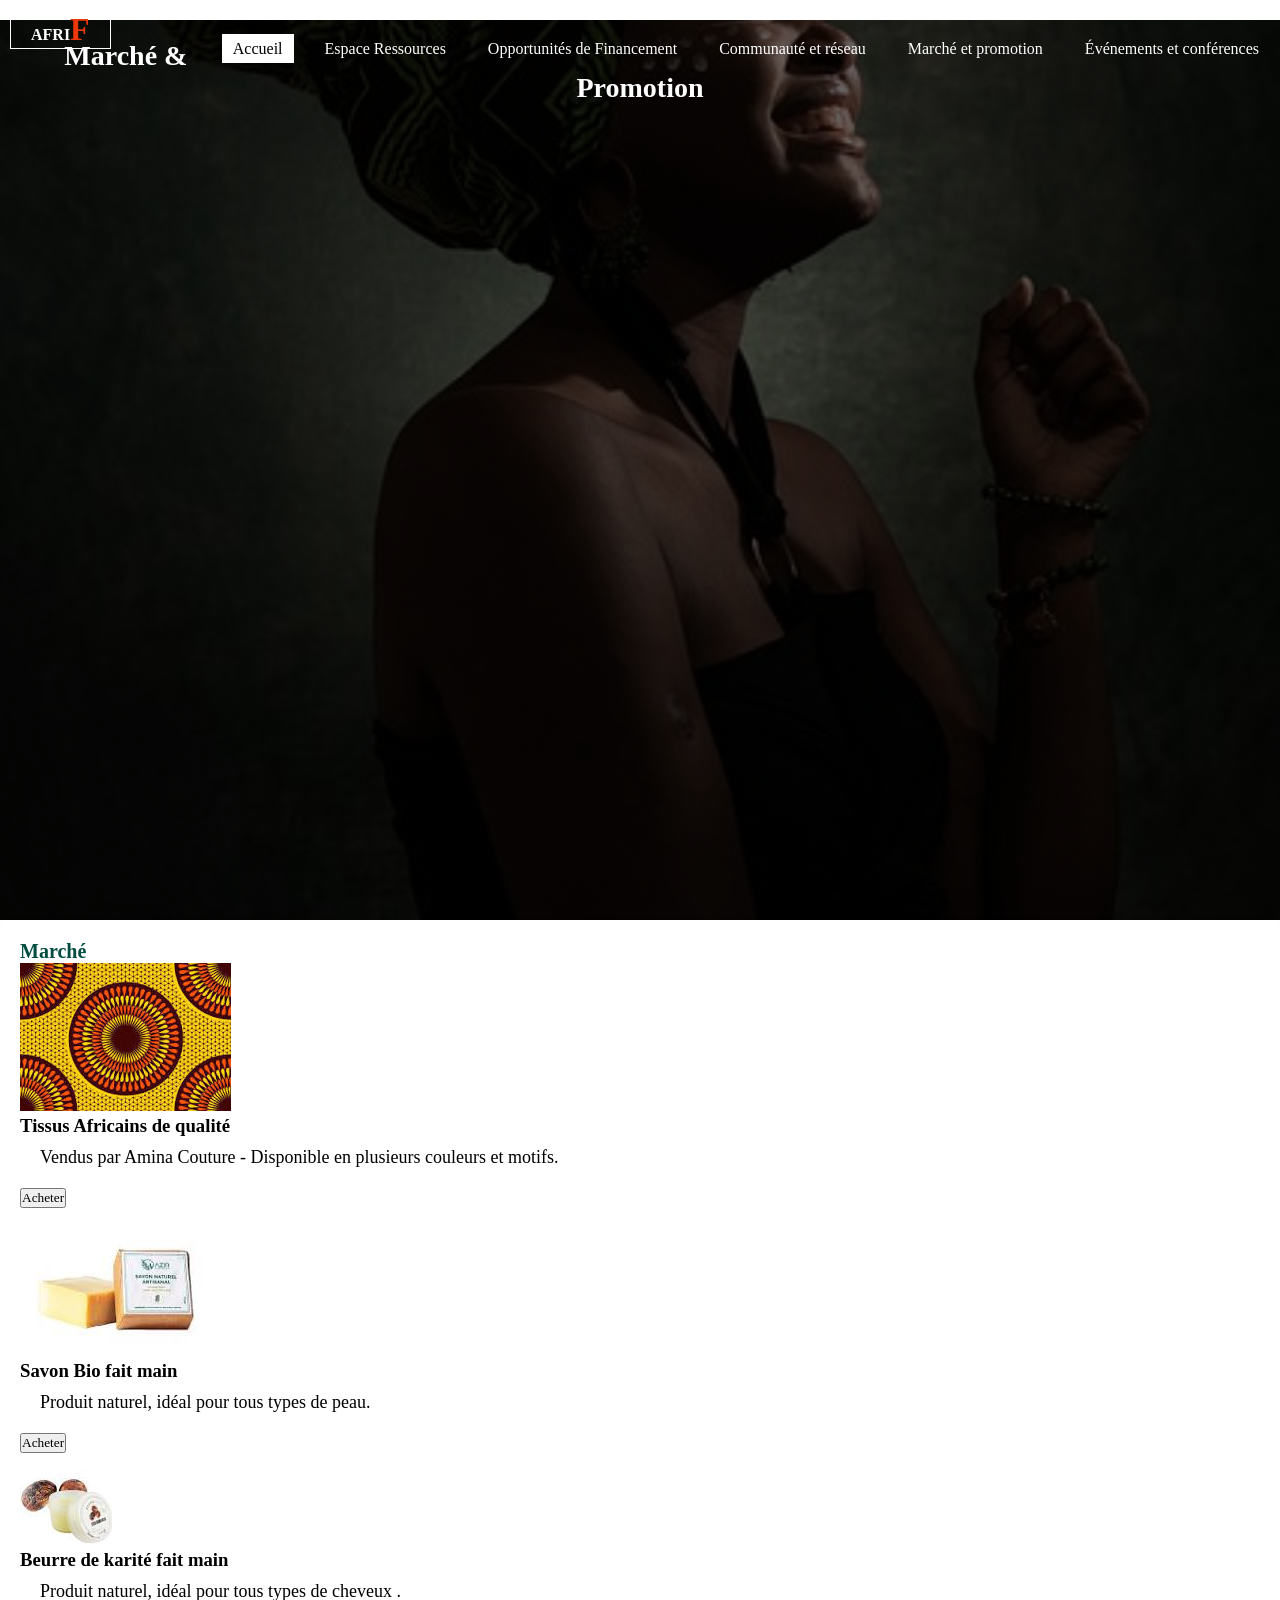
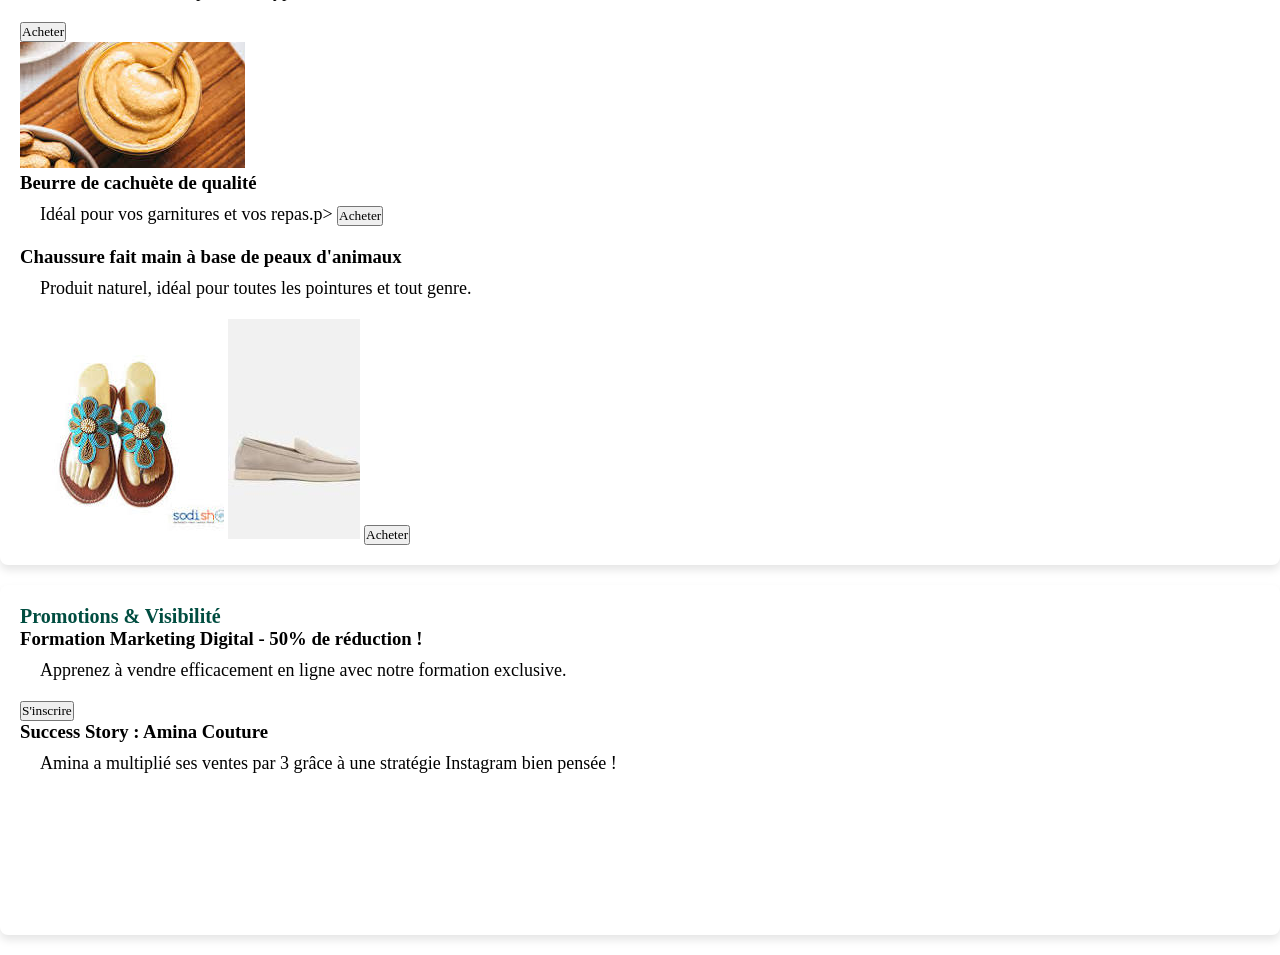
<file: marche.html>
<!DOCTYPE html>
<html lang="fr">
<head>
    <meta charset="UTF-8">
    <meta name="viewport" content="width=device-width, initial-scale=1.0">
    <title>Marché & Promotion</title>
    <link rel="stylesheet" href="style.css">
</head>
<body>

    <header>
        <div class="principale">
            <div class="logo">
                <a href="#">Afri<span>F</span></a>
            </div>
        <ul>
            <li class="active">
                <a href="index.html">Accueil</a>
            </li>
            <li>
                <a href="er.html">Espace Ressources </a>
            </li>
            <li>
                <a href="opporf.html">Opportunités de Financement </a>
            </li>
            <li>
                <a href="reseau.html">Communauté et réseau</a>
            </li>
            <li>
                <a href="#">Marché et promotion</a>
            </li>
            <li>
                <a href="event.html">Événements et conférences</a>
            </li>
        </ul>
    </div>
        <h1>Marché & Promotion</h1>
    </header>

    <section id="marche">
        <h2>Marché</h2>
        <div class="produit">
            <img src="images/tissu.jpg" alt="Tissu africain">
            <h3>Tissus Africains de qualité</h3>
            <p>Vendus par Amina Couture - Disponible en plusieurs couleurs et motifs.</p>
            <button>Acheter</button>
        </div>

        <div class="produit">
            <img src="images/sava.jpg" alt="Savon artisanal">
            <h3>Savon Bio fait main</h3>
            <p>Produit naturel, idéal pour tous types de peau.</p>
            <button>Acheter</button>
        </div>
        <div class="produit">
            <img src="images/beurre.jpg" alt="karite">
            <h3>Beurre de karité fait main</h3>
            <p>Produit naturel, idéal pour tous types de cheveux .</p>
            <button>Acheter</button>
        </div>
        <div class="produit">
            <img src="images/caca.jpg" alt="cacahuete">
            <h3>Beurre de cachuète de qualité</h3>
            <p>Idéal pour vos garnitures et vos repas.p>
            <button>Acheter</button>
        </div>
        <div class="produit">
            <h3>Chaussure fait main à base de peaux d'animaux</h3>
            <p>Produit naturel, idéal pour toutes les pointures et tout genre.</p>
        
            <img src="images/chauss.jpg" alt="chaussure artisanale">
            <img src="images/chaussh.jpg" alt="chaussure artisanale">
            <button>Acheter</button>
    
        </div>
    </section>

    <section id="promotion">
        <h2>Promotions & Visibilité</h2>
        <div class="promo">
            <h3>Formation Marketing Digital - 50% de réduction !</h3>
            <p>Apprenez à vendre efficacement en ligne avec notre formation exclusive.</p>
            <button>S'inscrire</button>
        </div>

        <div class="success-story">
            <h3>Success Story : Amina Couture</h3>
            <p>Amina a multiplié ses ventes par 3 grâce à une stratégie Instagram bien pensée !</p>
        </div>
    </section>

</body>
</html>
</file>
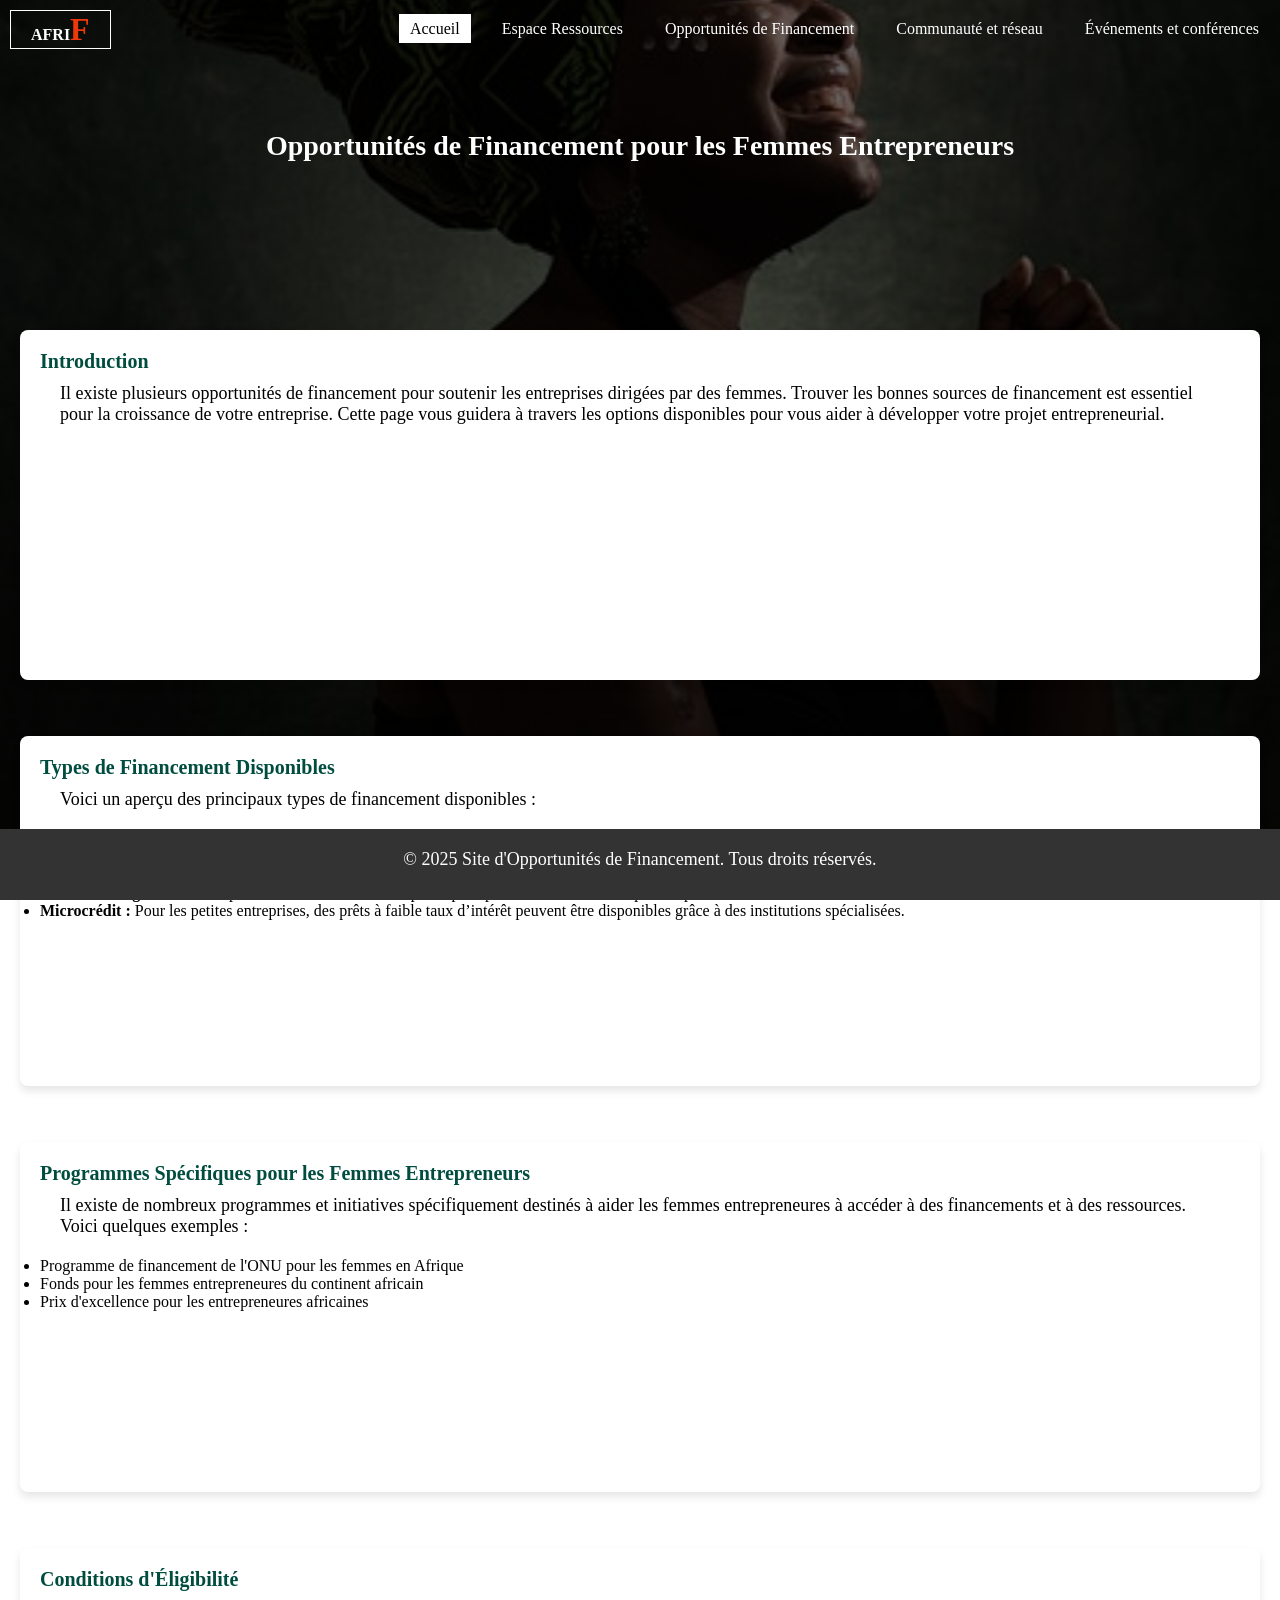
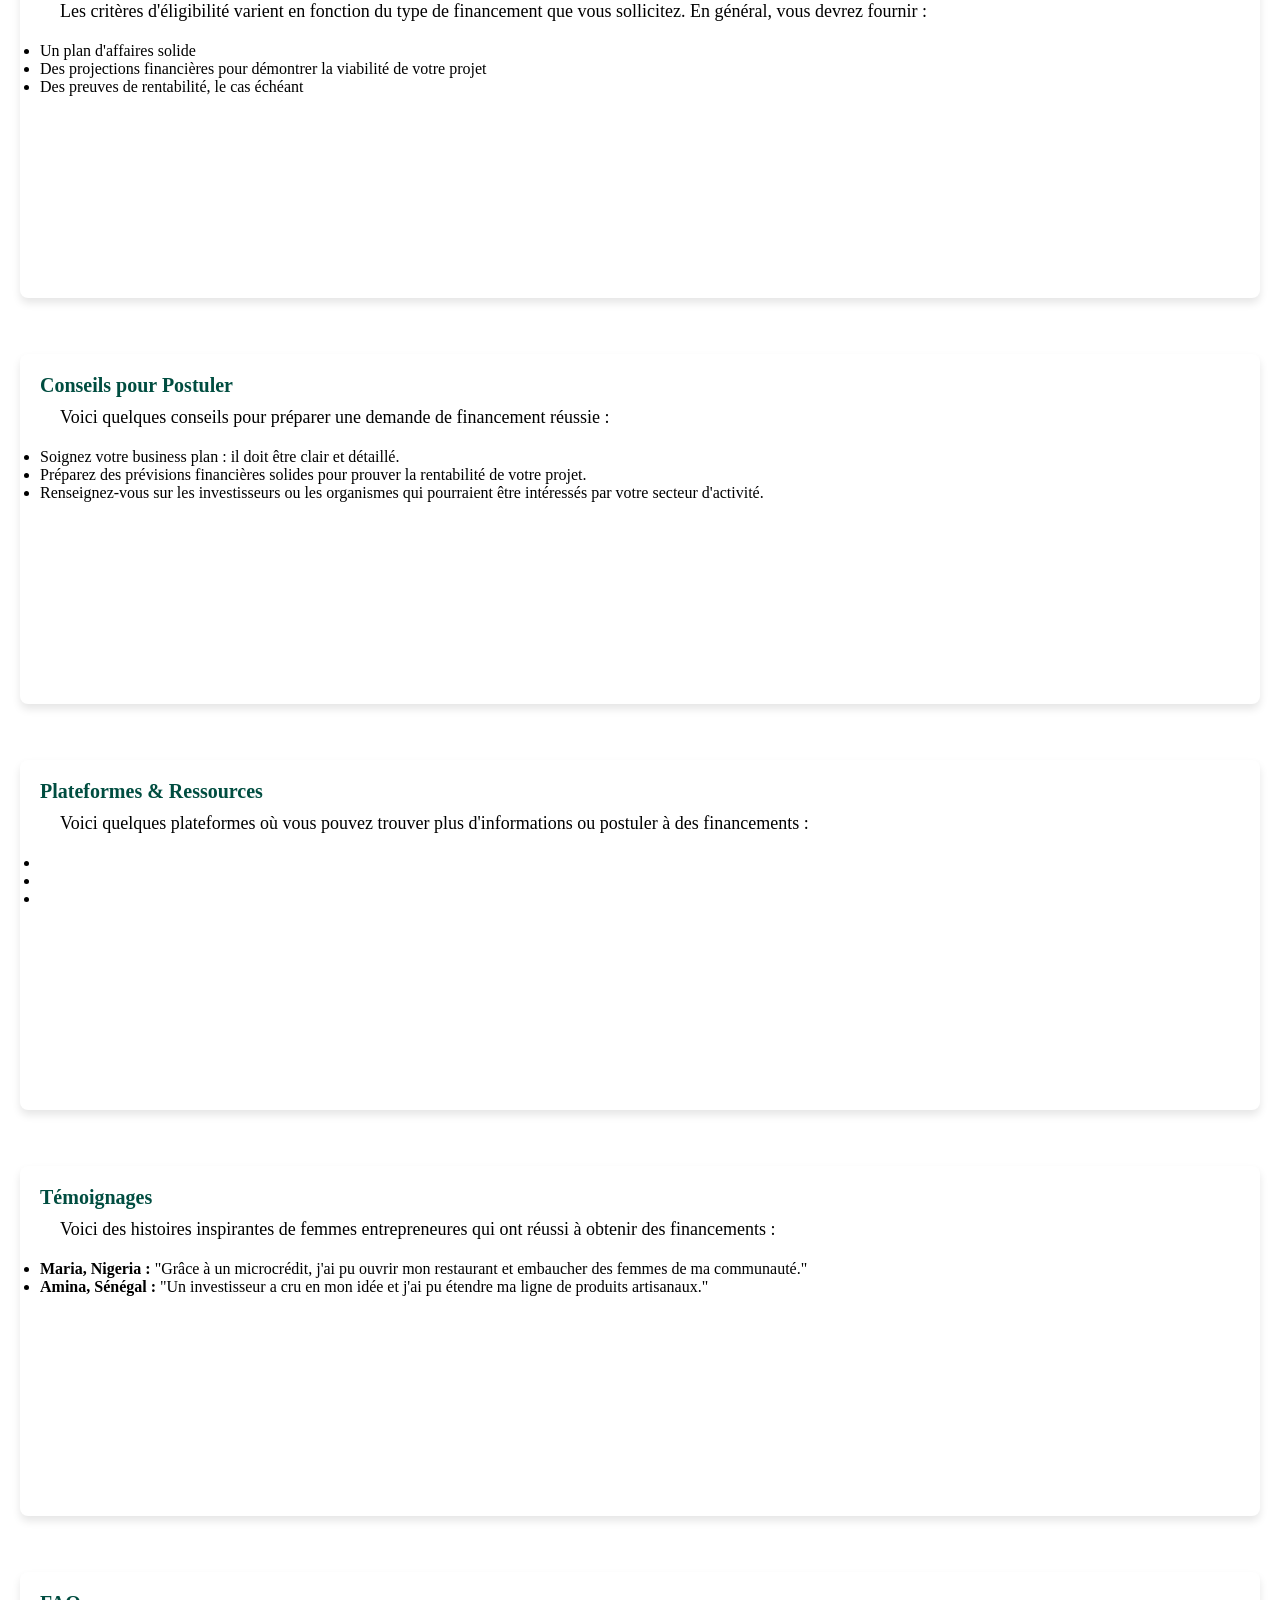
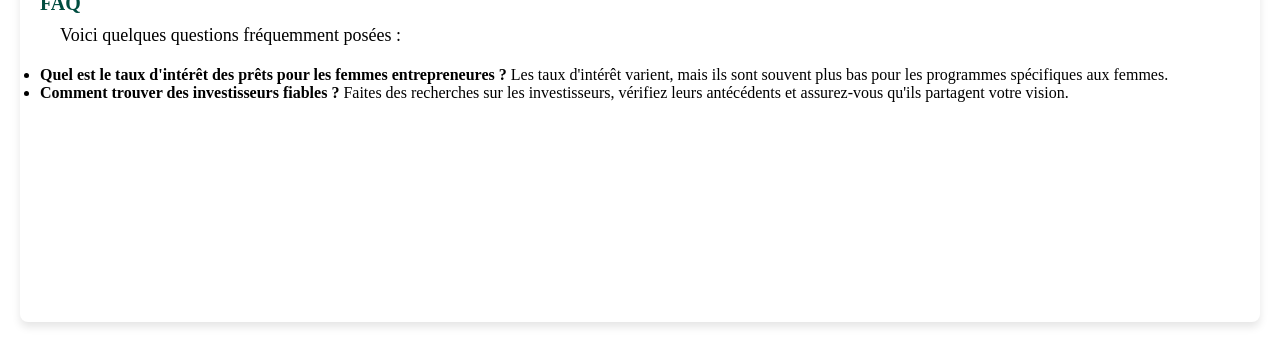
<file: opporf.html>
<!DOCTYPE html>
<html lang="en">
<head>
    <meta charset="UTF-8">
    <meta name="viewport" content="width=device-width, initial-scale=1.0">
    <title>Opportunités et  Financement</title>
    <link rel="stylesheet" href="style.css">
</head>
<body>
    <header>
        
        <div class="principale">
            <div class="logo">
                <a href="#">Afri<span>F</span></a>
            </div>
        <ul>
            <li class="active">
                <a href="index.html">Accueil</a>
            </li>
            <li>
                <a href="er.html">Espace Ressources </a>
            </li>
            <li>
                <a href="#">Opportunités de Financement </a>
            </li>
            <li>
                <a href="reseau.html">Communauté et réseau</a>
            </li>
            
            <li>
                <a href="event.html">Événements et conférences</a>
            </li>
        </ul>
    </div>
 <br><br><br><br><br>
    <h1>Opportunités de Financement pour les Femmes Entrepreneurs</h1>
  
  <br><br><br><br><br><br>

  <main>
    <section id="introduction">
      <h2>Introduction</h2>
      <p>Il existe plusieurs opportunités de financement pour soutenir les entreprises dirigées par des femmes. Trouver les bonnes sources de financement est essentiel pour la croissance de votre entreprise. Cette page vous guidera à travers les options disponibles pour vous aider à développer votre projet entrepreneurial.</p>
    </section>
<br><br>
    <section id="types">
      <h2>Types de Financement Disponibles</h2>
      <p>Voici un aperçu des principaux types de financement disponibles :</p>
      <ul>
        <li><strong>Prêts Bancaires :</strong> Obtenez un prêt traditionnel en fonction de votre plan d'affaires et de votre historique financier.</li>
        <li><strong>Subventions :</strong> Aidez votre entreprise à se développer grâce à des financements non remboursables de la part de gouvernements ou ONG.</li>
        <li><strong>Investisseurs :</strong> Attirez des investisseurs comme des business angels ou du capital-risque pour financer votre croissance.</li>
        <li><strong>Crowdfunding :</strong> Utilisez les plateformes de financement participatif pour lever des fonds auprès de particuliers.</li>
        <li><strong>Microcrédit :</strong> Pour les petites entreprises, des prêts à faible taux d’intérêt peuvent être disponibles grâce à des institutions spécialisées.</li>
      </ul>
    </section>
<br><br>
    <section id="programmes">
      <h2>Programmes Spécifiques pour les Femmes Entrepreneurs</h2>
      <p>Il existe de nombreux programmes et initiatives spécifiquement destinés à aider les femmes entrepreneures à accéder à des financements et à des ressources. Voici quelques exemples :</p>
      <ul>
        <li>Programme de financement de l'ONU pour les femmes en Afrique</li>
        <li>Fonds pour les femmes entrepreneures du continent africain</li>
        <li>Prix d'excellence pour les entrepreneures africaines</li>
      </ul>
    </section>
<br><br>
    <section id="conditions">
      <h2>Conditions d'Éligibilité</h2>
      <p>Les critères d'éligibilité varient en fonction du type de financement que vous sollicitez. En général, vous devrez fournir :</p>
      <ul>
        <li>Un plan d'affaires solide</li>
        <li>Des projections financières pour démontrer la viabilité de votre projet</li>
        <li>Des preuves de rentabilité, le cas échéant</li>
      </ul>
    </section>
<br><br>
    <section id="conseils">
      <h2>Conseils pour Postuler</h2>
      <p>Voici quelques conseils pour préparer une demande de financement réussie :</p>
      <ul>
        <li>Soignez votre business plan : il doit être clair et détaillé.</li>
        <li>Préparez des prévisions financières solides pour prouver la rentabilité de votre projet.</li>
        <li>Renseignez-vous sur les investisseurs ou les organismes qui pourraient être intéressés par votre secteur d'activité.</li>
      </ul>
    </section>
<br><br>
    <section id="plateformes">
      <h2>Plateformes & Ressources</h2>
      <p>Voici quelques plateformes où vous pouvez trouver plus d'informations ou postuler à des financements :</p>
      <ul>
        <li><a href="https://www.afdb.org">Banque Africaine de Développement</a></li>
        <li><a href="https://www.grameenfoundation.org">Grameen Foundation</a></li>
        <li><a href="https://www.femmesafricaines.org">Femmes Africaines pour le Développement</a></li>
      </ul>
    </section>
<br><br>
    <section id="temoignages">
      <h2>Témoignages</h2>
      <p>Voici des histoires inspirantes de femmes entrepreneures qui ont réussi à obtenir des financements :</p>
      <ul>
        <li><strong>Maria, Nigeria :</strong> "Grâce à un microcrédit, j'ai pu ouvrir mon restaurant et embaucher des femmes de ma communauté."</li>
        <li><strong>Amina, Sénégal :</strong> "Un investisseur a cru en mon idée et j'ai pu étendre ma ligne de produits artisanaux." </li>
      </ul>
    </section>
<br><br>
    <section id="faq">
      <h2>FAQ</h2>
      <p>Voici quelques questions fréquemment posées :</p>
      <ul>
        <li><strong>Quel est le taux d'intérêt des prêts pour les femmes entrepreneures ?</strong> Les taux d'intérêt varient, mais ils sont souvent plus bas pour les programmes spécifiques aux femmes.</li>
        <li><strong>Comment trouver des investisseurs fiables ?</strong> Faites des recherches sur les investisseurs, vérifiez leurs antécédents et assurez-vous qu'ils partagent votre vision.</li>
      </ul>
    </section>
  </main>

  <footer>
    <p>&copy; 2025 Site d'Opportunités de Financement. Tous droits réservés.</p>
  </footer>


    
</body>
</html>
</file>
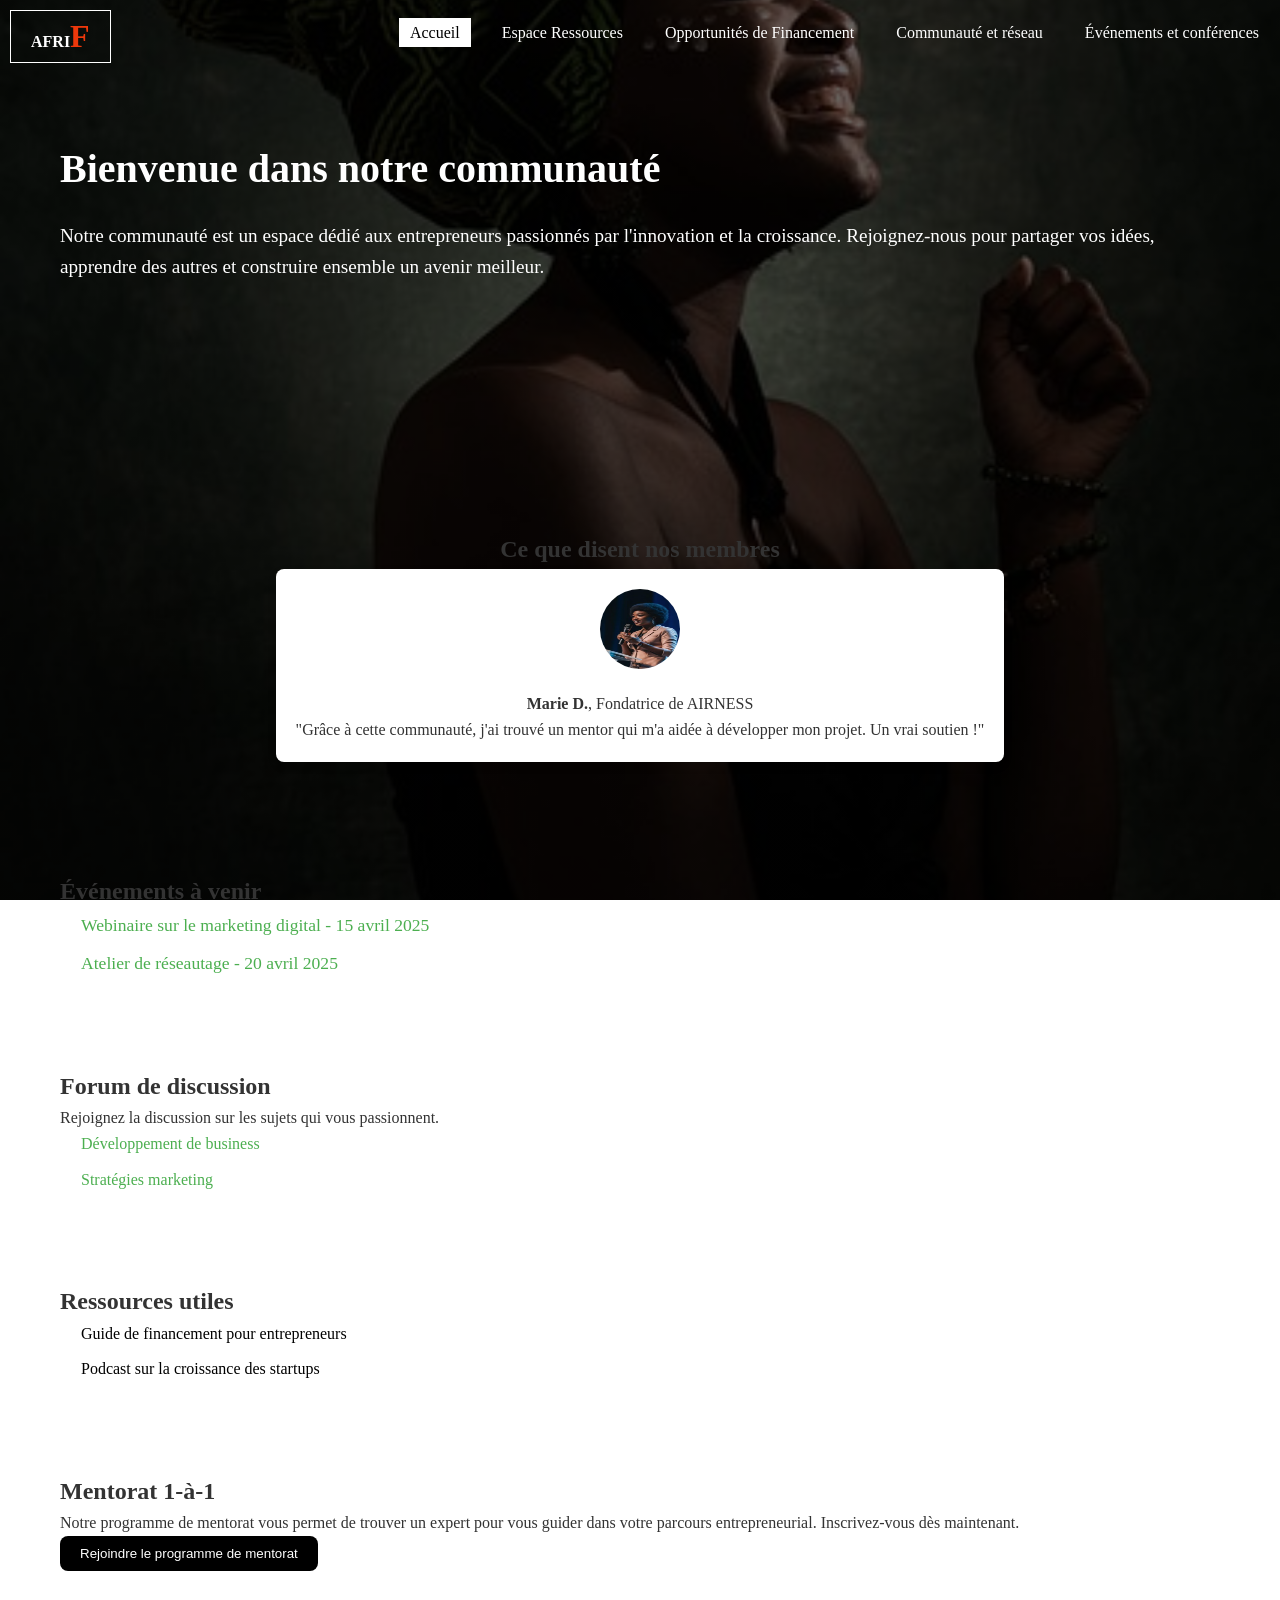
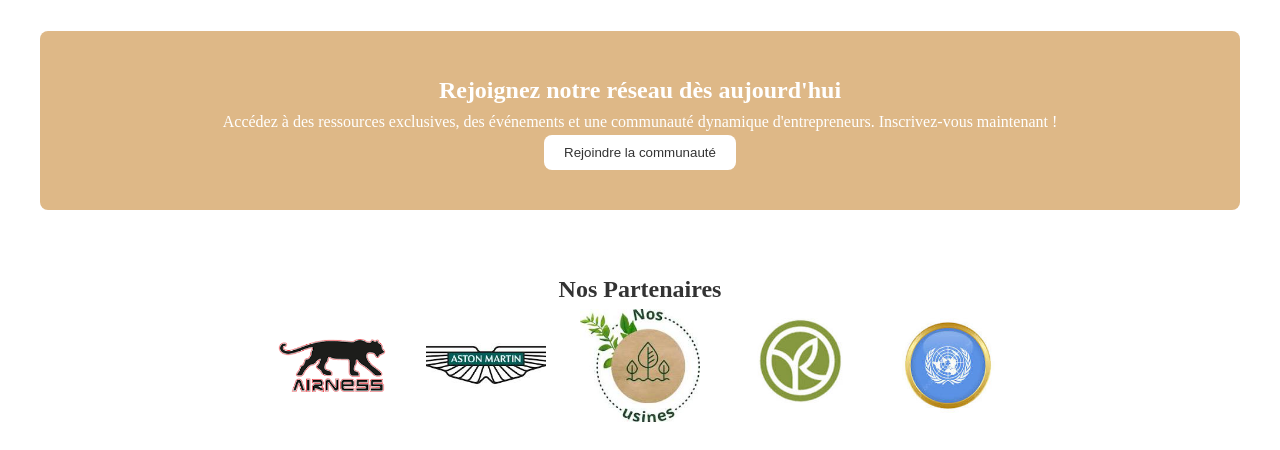
<file: reseau.html>
<!DOCTYPE html>
<html lang="fr">
<head>
    <meta charset="UTF-8">
    <meta name="viewport" content="width=device-width, initial-scale=1.0">
    <title>Communauté et Réseau</title>
    
    <link rel="stylesheet" href="reseau.css">
</head>
<body>
    <header>
    <div class="principale">
        <div class="logo">
            <a href="#">Afri<span>F</span></a>
        </div>
    <ul>
        <li class="active">
            <a href="index.html">Accueil</a>
        </li>
        <li>
            <a href="er.html">Espace Ressources </a>
        </li>
        <li>
            <a href="opporf.html">Opportunités de Financement </a>
        </li>
        <li>
            <a href="#">Communauté et réseau</a>
        </li>
        
        <li>
            <a href="event.html">Événements et conférences</a>
        </li>
    </ul>
</div>
    <!-- Section d'introduction à la communauté -->
<br><br><br>
    <section class="intro">
        <h2>Bienvenue dans notre communauté</h2>
        <p>Notre communauté est un espace dédié aux entrepreneurs passionnés par l'innovation et la croissance. Rejoignez-nous pour partager vos idées, apprendre des autres et construire ensemble un avenir meilleur.</p>
    </section>
<br>
<br>
<br>
<br>
<br>
    <!-- Section des témoignages -->
    <section class="testimonials">
        <h2>Ce que disent nos membres</h2>
        <div class="testimonial">
            <img src="images/temoiw.jpg" alt="Marie D.">
            <p><strong>Marie D.</strong>, Fondatrice de AIRNESS</p>
            <blockquote>"Grâce à cette communauté, j'ai trouvé un mentor qui m'a aidée à développer mon projet. Un vrai soutien !" </blockquote>
        </div>
    </section>

    <!-- Section des événements à venir -->
    <section class="events">
        <h2>Événements à venir</h2>
        <ul>
            <li><a href="#">Webinaire sur le marketing digital - 15 avril 2025</a></li>
            <li><a href="#">Atelier de réseautage - 20 avril 2025</a></li>
        </ul>
    </section>

    <!-- Section du forum de discussion -->
    <section class="forum">
        <h2>Forum de discussion</h2>
        <p>Rejoignez la discussion sur les sujets qui vous passionnent.</p>
        <ul>
            <li><a href="#">Développement de business</a></li>
            <li><a href="#">Stratégies marketing</a></li>
        </ul>
    </section>

    <!-- Section des ressources utiles -->
    <section class="resources">
        <h2>Ressources utiles</h2>
        <ul>
            <li><a href="#">Guide de financement pour entrepreneurs</a></li>
            <li><a href="#">Podcast sur la croissance des startups</a></li>
        </ul>
    </section>

    <!-- Section du programme de mentorat -->
    <section class="mentorship">
        <h2>Mentorat 1-à-1</h2>
        <p>Notre programme de mentorat vous permet de trouver un expert pour vous guider dans votre parcours entrepreneurial. Inscrivez-vous dès maintenant.</p>
        <button><a href="mentorat-formulaire.html">Rejoindre le programme de mentorat</a></button>
    </section>

    <!-- Section appel à l'action -->
    <section class="cta">
        <h2>Rejoignez notre réseau dès aujourd'hui</h2>
        <p>Accédez à des ressources exclusives, des événements et une communauté dynamique d'entrepreneurs. Inscrivez-vous maintenant !</p>
        <button><a href="community.html">Rejoindre la communauté</a></button>
    </section>

    <!-- Section des partenaires -->
    <section class="partners">
        <h2>Nos Partenaires</h2>
        <div class="partner-logos">
            <img src="images/airness.png" alt="Partenaire 1">
            <img src="images/aston.jpg" alt="Partenaire 2">
            <img src="images/petit.jpg" alt="Partenaire 3">
            <img src="images/yvet.jpg" alt="Partenaire 4">
            <img src="images/onuf.jpg" alt="Partenaire 5">
        </div>
    </section>
</header>
    
</body>
</html>
</file>
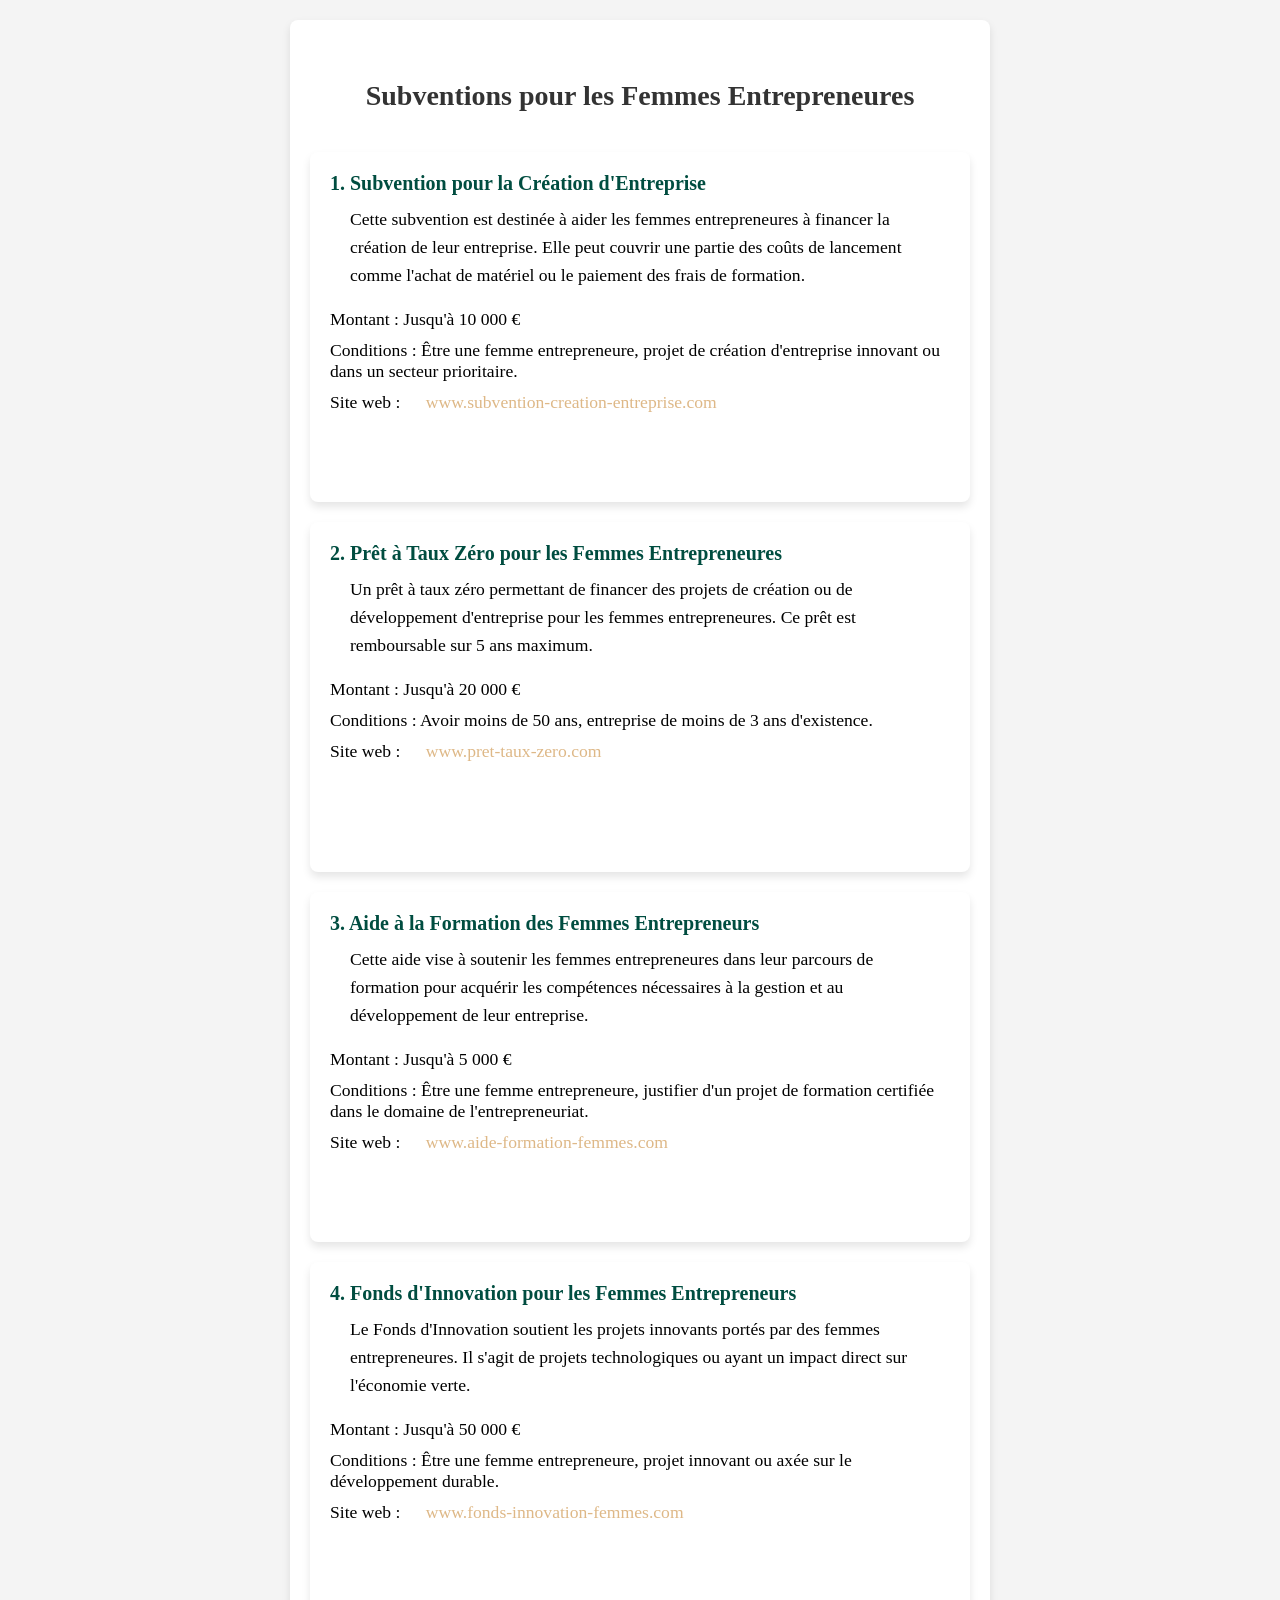
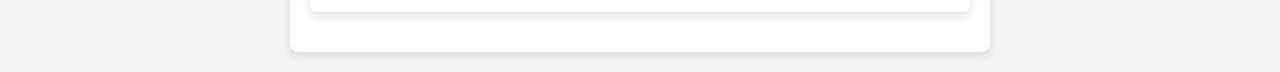
<file: subvention.html>
<!DOCTYPE html>
<html lang="fr">
<head>
    <meta charset="UTF-8">
    <meta name="viewport" content="width=device-width, initial-scale=1.0">
    <title>Subventions pour les Femmes Entrepreneures</title>
    <link rel="stylesheet" href="style.css">
    <link rel="stylesheet" href="subvention.css">
</head>
<body>
    <div class="cont">
        <h1>Subventions pour les Femmes Entrepreneures</h1>
        
        <section>
            <h2>1. Subvention pour la Création d'Entreprise</h2>
            <p>Cette subvention est destinée à aider les femmes entrepreneures à financer la création de leur entreprise. Elle peut couvrir une partie des coûts de lancement comme l'achat de matériel ou le paiement des frais de formation.</p>
            <ul>
                <li>Montant : Jusqu'à 10 000 €</li>
                <li>Conditions : Être une femme entrepreneure, projet de création d'entreprise innovant ou dans un secteur prioritaire.</li>
                <li>Site web : <a href="https://www.subvention-creation-entreprise.com" target="_blank">www.subvention-creation-entreprise.com</a></li>
            </ul>
        </section>

        <section>
            <h2>2. Prêt à Taux Zéro pour les Femmes Entrepreneures</h2>
            <p>Un prêt à taux zéro permettant de financer des projets de création ou de développement d'entreprise pour les femmes entrepreneures. Ce prêt est remboursable sur 5 ans maximum.</p>
            <ul>
                <li>Montant : Jusqu'à 20 000 €</li>
                <li>Conditions : Avoir moins de 50 ans, entreprise de moins de 3 ans d'existence.</li>
                <li>Site web : <a href="https://www.pret-taux-zero.com" target="_blank">www.pret-taux-zero.com</a></li>
            </ul>
        </section>

        <section>
            <h2>3. Aide à la Formation des Femmes Entrepreneurs</h2>
            <p>Cette aide vise à soutenir les femmes entrepreneures dans leur parcours de formation pour acquérir les compétences nécessaires à la gestion et au développement de leur entreprise.</p>
            <ul>
                <li>Montant : Jusqu'à 5 000 €</li>
                <li>Conditions : Être une femme entrepreneure, justifier d'un projet de formation certifiée dans le domaine de l'entrepreneuriat.</li>
                <li>Site web : <a href="https://www.aide-formation-femmes.com" target="_blank">www.aide-formation-femmes.com</a></li>
            </ul>
        </section>

        <section>
            <h2>4. Fonds d'Innovation pour les Femmes Entrepreneurs</h2>
            <p>Le Fonds d'Innovation soutient les projets innovants portés par des femmes entrepreneures. Il s'agit de projets technologiques ou ayant un impact direct sur l'économie verte.</p>
            <ul>
                <li>Montant : Jusqu'à 50 000 €</li>
                <li>Conditions : Être une femme entrepreneure, projet innovant ou axée sur le développement durable.</li>
                <li>Site web : <a href="https://www.fonds-innovation-femmes.com" target="_blank">www.fonds-innovation-femmes.com</a></li>
            </ul>
        </section>
    </div>
</body>
</html>
</file>
<file: style.css>
*{
    padding: 0;
    margin: 0;
    box-sizing: border-box;
    font-family: century;
}
header{
    background-image:linear-gradient(rgba(0,0,0,0.6),rgba(0,0,0,0.6)), url(./images/woman.jpg);
    height: 100vh;
    background-size: cover;
    background-position: center;
}
.logo a{
    color: #ffff;
    padding: 0px 20px;
    border: 1px solid #ffff;
    position: absolute;
    top: 10px;
    left: 10px;
    text-transform: uppercase;
    text-decoration: none;
    font-weight: 900;
    text-shadow: rgba(0, 0, 0, 0.7);
}
.logo span{
    color: rgb(238, 56, 11);
    font-weight: bold;
    font-size: 2rem;
}
.principale ul{
    list-style: none;
    float: right;
    display: flex;
    margin-top: 20px;
}
ul li a{
    text-decoration: none;
    color: #fff;
    padding:5px 10px;
    border: 1px solid transparent;
    margin: 10px;
    font-weight: 500;
    transition: 0.6s ease;
}
ul li a:hover{
    background: #fff;
    color: black;
}
ul li.active a{
    background: #fff;
    color: black;
}
.principale{
max-width: 114rem;
margin: 0 auto;
}
.titre{
    position: absolute;
    top: 50%;
    left: 50%;
    transform: translate(-50%, -50%);
}
.titre h1{
    color: #fff;
    font-size: 20px;
}
.bouton{
    position: absolute;
    top: 60%;
    left: 50%;
    transform: translate(-50%, -50%);
}
.bouton a{
    color: #fff;
    text-decoration: none;
    border: 1px solid #fff;
padding: 10px 20px;
}
.btn{
    transition: 0.6s ease;
}
.btn:hover{
    background-color:#fff;
    color: black;
}
.buttons{
    position: absolute;
    top: 60%;
    left: 50%;
    transform: translate(-50%, -50%);
}
.btns{
    transition: 0.6s ease;
}
.btns:hover{
    background-color:#fff;
    color: black;
}
.buttons a{
    color: #fff;
    text-decoration: none;
    border: 1px solid #fff;
padding: 10px 20px;
}
.resources {
    display: flex;
    flex-wrap: wrap;
    justify-content: center;
    margin: 20px;
}

.resource {
    color: black;
    
    padding: 20px;
    margin: 15px;
    width: 300px;
    box-shadow: 0 4px 8px rgba(0, 0, 0, 0.1);
    border-radius: 10px;
    text-align: center;
    overflow: hidden; /* Empêche le débordement du contenu */
word-wrap: break-word; /* Coupe les mots longs pour éviter qu'ils dépassent */
min-height: 250px; /* Assure que toutes les cartes aient une hauteur uniforme */
display: flex;
flex-direction: column;
justify-content: space-between; /* Garde une bonne répartition du contenu */
}

.resource ul {
    padding: 0;
    margin: 10px 0;
    list-style-type: none;
}
.resource ul li {
    margin: 8px 0;
}

.resource ul li a {
    text-decoration: none;
    color: #007bff;
    font-weight: bold;
    display: block; /* Permet aux liens de ne pas dépasser */
}

.resource ul li a:hover {
    text-decoration: underline;
}
.resource ul li a { 
    text-decoration: none;
    color:black;
    padding:5px 10px;
    border: 1px solid transparent;
    margin: 10px;
    font-weight: 500;
    transition: 0.6s ease;
    text-align: center;
}

 ressource ul li.active a{
    background: #fff;
    color: black;
}
h2 {
    font-size: 20px;
    color: white
    text-align: center;
}
h1 {
    margin: 20px;
    padding: 20px;
    font-size: 28px;
    color: white;
    text-align: center;
}

p {
    margin: 20px;
    font-size: 18px;
    margin-top: 10px;
    color: white;
}
main {
    padding: 20px;
  }
  
  section {
    background-color: white;
  margin-bottom: 20px;
  padding: 20px;
  border-radius: 8px;
  box-shadow: 0 5px 8px rgba(0, 0, 0, 0.1);
  /* Assurer que chaque section soit suffisamment flexible */
  min-height: 350px; /* Minimum height to make sections appear bigger */
  }
  
  section h2 {
    color: #004d40;
  }
footer {
    background-color: #333;
    color: white;
    text-align: center;
    padding: 10px;
    position: fixed;
    bottom: 0;
    width: 100%;
  }
  section p{
    color: black;
  }
  nav ul {
    list-style-type: none;
    padding: 0;
  }
  
  nav ul li {
    display: inline;
    margin-right: 15px;
  }
  
  nav ul li a {
    color:black;
    text-decoration: none;
        font-weight: bold;
        text-align: center;
  }
  
  nav ul li a:hover {
    color: black;
   text-decoration: underline;
  }
  
#moi{
    text-align: center;
}
</file>
<file: com.css>
/* Réinitialisation des marges et padding par défaut */
* {
    margin: 0;
    padding: 0;
    box-sizing: border-box;
}

/* Style général du body */
body {
    font-family: century;
    background-color: #f8f8f8; /* Fond clair */
    color: black;
    line-height: 1.6;
}

/* Le conteneur pour centrer le contenu */
.container {
    max-width: 1200px;
    margin: 0 auto;
    padding: 0 20px;
}

/* Style de l'en-tête avec une image */
header {
    width: 100%;
    height: 300px;
    background-image:  url(./images/woman.jpg);
    /* Remplace par ton image */
    background-size: cover;
    background-position: center;
    display: flex;
    justify-content: center;
    align-items: center;
    color: white;
    text-align: center;
    border-radius: 10px;
    margin-top: 40px;
}

header h1 {
    font-size: 2.5rem;
    font-weight: bold;
    text-shadow: 2px 2px 5px rgba(0, 0, 0, 0.5);
}

/* Style du contenu principal */
main {
    display: flex;
    flex-direction: column;
    gap: 30px;
    margin-top: 40px;
}

/* Style des sections */
section {
    background-color: #fff;
    padding: 25px;
    border-radius: 10px;
    box-shadow: 0 4px 10px rgba(0, 0, 0, 0.1);
    margin-bottom: 30px;
}

section h2 {
    font-size: 2rem;
    color: #333;
    margin-bottom: 15px;
}

section p {
    font-size: 1.1rem;
    color: #666;
}

/* Style du formulaire */
form {
    display: flex;
    flex-direction: column;
    gap: 20px;
}

form label {
    font-size: 1rem;
    color: #333;
}

form input, form textarea {
    padding: 15px;
    font-size: 1rem;
    border: 1px solid #ddd;
    border-radius: 8px;
    width: 100%;
    background-color: #f9f9f9;
}

form input:focus, form textarea:focus {
    border-color: #333;
    outline: none;
}

form button {
    padding: 15px;
    background-color: #333;
    color: white;
    border: none;
    border-radius: 8px;
    cursor: pointer;
    font-size: 1.1rem;
    transition: background-color 0.3s ease;
}

form button:hover {
    background-color: #333;
}

/* Style des témoignages */
section p  {
    font-weight: bold;
    color:black;
}

/* Footer simple et discret */
footer {
    background-color: #333;
    color: white;
    text-align: center;
    padding: 15px 0;
    position: fixed;
    bottom: 0;
    width: 100%;
}
</file>
<file: enregisterent.css>
/* Style général */
body {
    font-family: Arial, sans-serif;
    background-color: #f9f9f9;
    margin: 0;
    padding: 0;
}

.container {
    max-width: 700px;
    margin: 20px auto;
    background-color: white;
    padding: 20px;
    border-radius: 8px;
    box-shadow: 0 4px 8px rgba(0, 0, 0, 0.1);
}

h1 {
    color: #333;
    text-align: center;
}

h2 {
    color: #007bff;
}

section {
    margin-bottom: 20px;
}

section p {
    font-size: 1.1em;
    line-height: 1.6;
}

/* Mise en forme des liens */
a {
    color: #0077b5;
    text-decoration: none;
}

a:hover {
    text-decoration: underline;
}
</file>
<file: event.css>
body {
    font-family: Arial, sans-serif;
    margin: 0;
    padding: 0;
    background-color: #f8f8f8;
}

.container {
    width: 80%;
    margin: auto;
    padding: 20px;
}

h2 {
    text-align: center;
    color: #333;
}

.event {
    background: white;
    padding: 15px;
    margin-bottom: 15px;
    border-radius: 8px;
    box-shadow: 0 0 10px rgba(0, 0, 0, 0.1);
}

.event h3 {
    margin: 0;
    color: #333;
}

.event p {
    margin: 5px 0;
}

.form-container {
    background: white;
    padding: 15px;
    margin-top: 20px;
    border-radius: 8px;
    box-shadow: 0 0 10px rgba(0, 0, 0, 0.1);
}

input, button, textarea {
    width: 100%;
    padding: 10px;
    margin-top: 10px;
    border: 1px solid #ccc;
    border-radius: 5px;
}

button {
    background-color: #333;
    color: white;
    border: none;
    cursor: pointer;
}

button:hover {
    background-color: #333;
}
.event p{
    color: black;
}
.logo a{
    color: black;
    padding: 0px 20px;
    border: 1px solid #ffff;
    position: absolute;
    top: 10px;
    left: 10px;
    text-transform: uppercase;
    text-decoration: none;
    font-weight: 900;
    text-shadow: rgba(0, 0, 0, 0.7);
}
ul li a{
    text-decoration: none;
    color:black;
    padding:5px 10px;
    border: 1px solid transparent;
    margin: 10px;
    font-weight: 500;
    transition: 0.6s ease;
}
ul li a:hover{
    background: #fff;
    color: black;
}
ul li.active a{
    background: #fff;
    color: black;
}
</file>
<file: formation.css>
body {
    font-family: century;
    margin: 0;
    padding: 0;
    background-color: white;
}

.container {
    max-width: 800px;
    margin: 0 auto;
    padding: 20px;
    background-color: white;
    box-shadow: 0 2px 10px rgba(0, 0, 0, 0.1);
}


h2 {
    text-align: center;
    color: #2c3e50;
}
h3 {
    color: #333;
}

/* Liste des formations */
ul {
    list-style-type: none;
    padding: 0;
}

li {
    margin-bottom: 10px;
}

/* Formulaire */
form {
    display: flex;
    flex-direction: column;
}

label {
    margin-top: 10px;
    font-weight: bold;
}

input, select, textarea {
    padding: 8px;
    margin-top: 5px;
    margin-bottom: 15px;
    border: 1px solid #ccc;
    border-radius: 4px;
}

button {
    padding: 10px 15px;
    background-color:  #2c3e50;

    color: white;
    border: none;
    border-radius: 4px;
    cursor: pointer;
}

button:hover {
    background-color:#2c3e50;

}

/* Confirmation */
#confirmation-message {
    font-size: 1.2em;
    text-align: center;
    margin-top: 20px;
}
</file>
<file: guid.css>
body {
    font-family: century;
    margin: 0;
    padding: 20px;
    background-color: #f4f4f4;
}

.logo a{
    color:black;
    padding: 0px 20px;
    border: 1px solid #ffff;
    position: absolute;
    top: 10px;
    left: 10px;
    text-transform: uppercase;
    text-decoration: none;
    font-weight: 900;
    text-shadow: rgba(0, 0, 0, 0.7);
}
.logo span{
    color: rgb(238, 56, 11);
    font-weight: bold;
    font-size: 2rem;
}
.principale{
    max-width: 114rem;
    margin: 0 auto;
    }
.principale ul{
    list-style: none;
    float: right;
    display: flex;
    margin-top: 20px;
}
ul li a{
    text-decoration: none;
    color:black;
    padding:5px 10px;
    border: 1px solid transparent;
    margin: 10px;
    font-weight: 500;
    transition: 0.6s ease;
}
ul li a:hover{
    background:#333;
    color: black;
}
ul li.active a{
    background: #fff;
    color: black;
}
a{

    color: black;
}
.container {
    margin-top: 100px;
    text-align: center;
    max-width: 800px;
    margin: auto;
    background: white;
    padding: 50px;
    border-radius: 8px;
    box-shadow: 0 0 10px rgba(0, 0, 0, 0.1);
}
h1, h2 {
    color: #2c3e50;
}

.section {
    margin-bottom: 50px;
}
ul {
    padding-right: 10px;

    padding-left: 40px;
}
p{
    color: black;
}
h2{
    text-align: left;
}
</file>
<file: insta.css>
/* Style général */
body {
    font-family: Arial, sans-serif;
    background-color: #f0f0f0;
    margin: 0;
    padding: 0;
}

.container {
    max-width: 700px;
    margin: 20px auto;
    background-color: white;
    padding: 20px;
    border-radius: 8px;
    box-shadow: 0 4px 8px rgba(0, 0, 0, 0.1);
}

  .container h1 {
        margin: 20px;
        padding: 20px;
        font-size: 28px;
        color: #2c3e50;
        text-align: center;
    }

h2 {
    color: #2c3e50;

}

section {
    margin-bottom: 20px;
}

section p {
    font-size: 1.1em;
    line-height: 1.6;
}

/* Mise en forme des liens */
a {
    color: #0077b5;
    text-decoration: none;
}

a:hover {
    text-decoration: underline;
}
.logo a{
    color: black;
    padding: 0px 20px;
    border: 1px solid #ffff;
    position: absolute;
    top: 10px;
    left: 10px;
    text-transform: uppercase;
    text-decoration: none;
    font-weight: 900;
    text-shadow: rgba(0, 0, 0, 0.7);
}
.logo span{
    color: rgb(238, 56, 11);
    font-weight: bold;
    font-size: 2rem;
}
</file>
<file: reseau.css>
/* Réinitialisation des marges et padding */
* {
    margin: 0;
    padding: 0;
    box-sizing: border-box;
    
}
.logo a{
    color: #ffff;
    padding: 0px 20px;
    border: 1px solid #ffff;
    position: absolute;
    top: 10px;
    left: 10px;
    text-transform: uppercase;
    text-decoration: none;
    font-weight: 900;
    text-shadow: rgba(0, 0, 0, 0.7);
}
.logo span{
    color: rgb(238, 56, 11);
    font-weight: bold;
    font-size: 2rem;
}
.principale{
    max-width: 114rem;
    margin: 0 auto;
    }
    .principale ul{
        list-style: none;
        float: right;
        display: flex;
        margin-top: 20px;
    }
    ul li a{
        text-decoration: none;
        color: #fff;
        padding:5px 10px;
        border: 1px solid transparent;
        margin: 10px;
        font-weight: 500;
        transition: 0.6s ease;
    }
    ul li a:hover{
        background: #fff;
        color: black;
    }
    ul li.active a{
        background: #fff;
        color: black;
    }
header{
    background-image:linear-gradient(rgba(0,0,0,0.6),rgba(0,0,0,0.6)), url(./images/woman.jpg);
    height: 100vh;
    background-size: cover;
    background-position: center;
    background-attachment: scroll;
    background-repeat: repeat;
}
   
/* Style général du body */
body {
    font-family: century;

    color: #333;
    line-height: 1.6;
    padding-bottom: 50px; /* Pour éviter que le footer soit collé à la page */
}

/* Conteneur principal */
section {
    margin: 40px auto;
    max-width: 1200px;
    padding: 20px;
}

/* En-tête d'introduction */
.intro h2 {
    font-size: 2.5rem;
    margin-bottom: 20px;
    color: white;
}

.intro p {
    font-size: 1.2rem;
    color:white;
}

/* Témoignages */
.testimonials {
    display: flex;
    flex-direction: column;
    align-items: center;
    text-align: center;
}

.testimonial {
    max-width: 800px;
    margin-bottom: 30px;
    padding: 20px;
    background-color: #fff;
    border-radius: 8px;
    box-shadow: 0 4px 10px rgba(0, 0, 0, 0.1);
}
.testimonial h2{
    color: white;
}
.testimonial img {
    width: 80px;
    height: 80px;
    border-radius: 50%;
    margin-bottom: 15px;
}

/* Liste des événements */
.events ul {
    list-style: none;
    padding: 0;
}

.events li {
    margin-bottom: 10px;
}

.events a {
    color: #4CAF50;
    text-decoration: none;
    font-size: 1.1rem;
    text-align: left;
}

.events a:hover {
    text-decoration: underline;
}

/* Forum de discussion */
.forum ul {
    list-style: none;
    padding: 0;
}

.forum li {
    margin-bottom: 10px;
}

.forum a {
    color: #4CAF50;
    text-align: left;
}

/* Ressources utiles */
.resources ul {
    list-style: none;
    padding: 0;
}

.resources li {
    margin-bottom: 10px;
}

.resources a {
    color: black;
    text-decoration: none;
}

/* Mentorat */
.mentorship button {
    background-color: black;
    color: white;
    border: none;
    padding: 10px 20px;
    border-radius: 8px;
    cursor: pointer;
    text-align: center;
}

.mentorship button a {
    color: white;
    text-decoration: none;
    
}

/* Appel à l'action */
.cta {
    background-color: burlywood;
    color: white;
    padding: 40px;
    text-align: center;
    border-radius: 8px;
    margin-bottom: 40px;
}

.cta button {
    background-color: white;
    color: black;
    border: none;
    padding: 10px 20px;
    border-radius: 8px;
    cursor: pointer;
}

.cta button a {
    color: #333;
    text-decoration: none;
}

.cta button:hover {
    background-color:#333;
}

/* Partenaires */
.partners {
    text-align: center;
}

.partner-logos img {
    margin: 0 15px;
    width: 120px;
    height: auto;
}

/* Footer */
footer {
    background-color: #333;
    color: white;
    text-align: center;
    padding: 15px;
    position: fixed;
    width: 100%;
    bottom: 0;
}
ul{
    color: black;
    text-align: left;
}
</file>
<file: subvention.css>
/* Style général */
body {
    font-family: Arial, sans-serif;
    background-color: #f4f4f4;
    margin: 0;
    padding: 0;
}

.cont {
    max-width: 700px;
    margin: 20px auto;
    background-color: white;
    padding: 20px;
    border-radius: 8px;
    box-shadow: 0 4px 8px rgba(0, 0, 0, 0.1);
}

h1 {
    color: #333;
    text-align: center;
}

h2 {
    color: #007bff;
}

section {
    margin-bottom: 20px;
}

section p {
    font-size: 1.1em;
    line-height: 1.6;
}

ul {
    list-style-type: none;
    padding: 0;
}

ul li {
    font-size: 1.1em;
    margin-bottom: 10px;
}

a {
    color: #0077b5;
    text-decoration: none;
}

a:hover {
    text-decoration: underline;
}
.cont a{
    color:burlywood;
}
</file>
